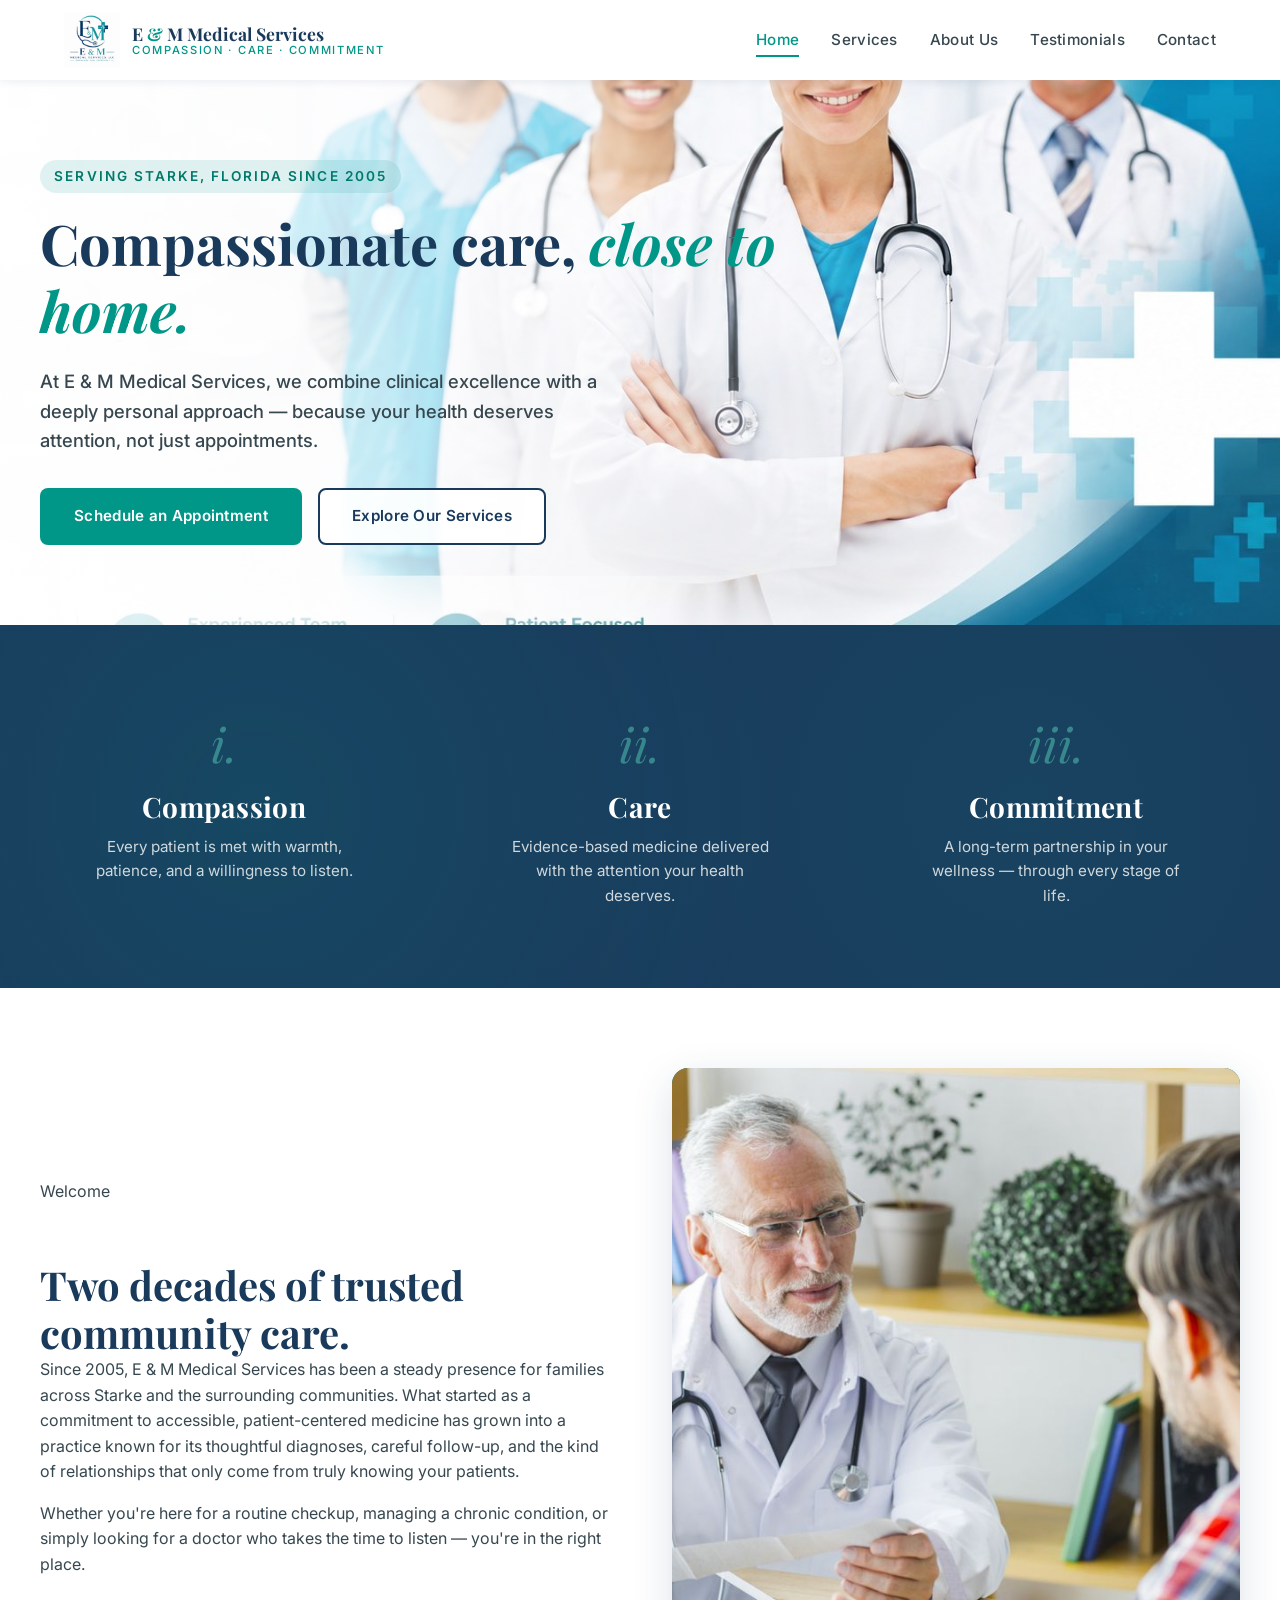
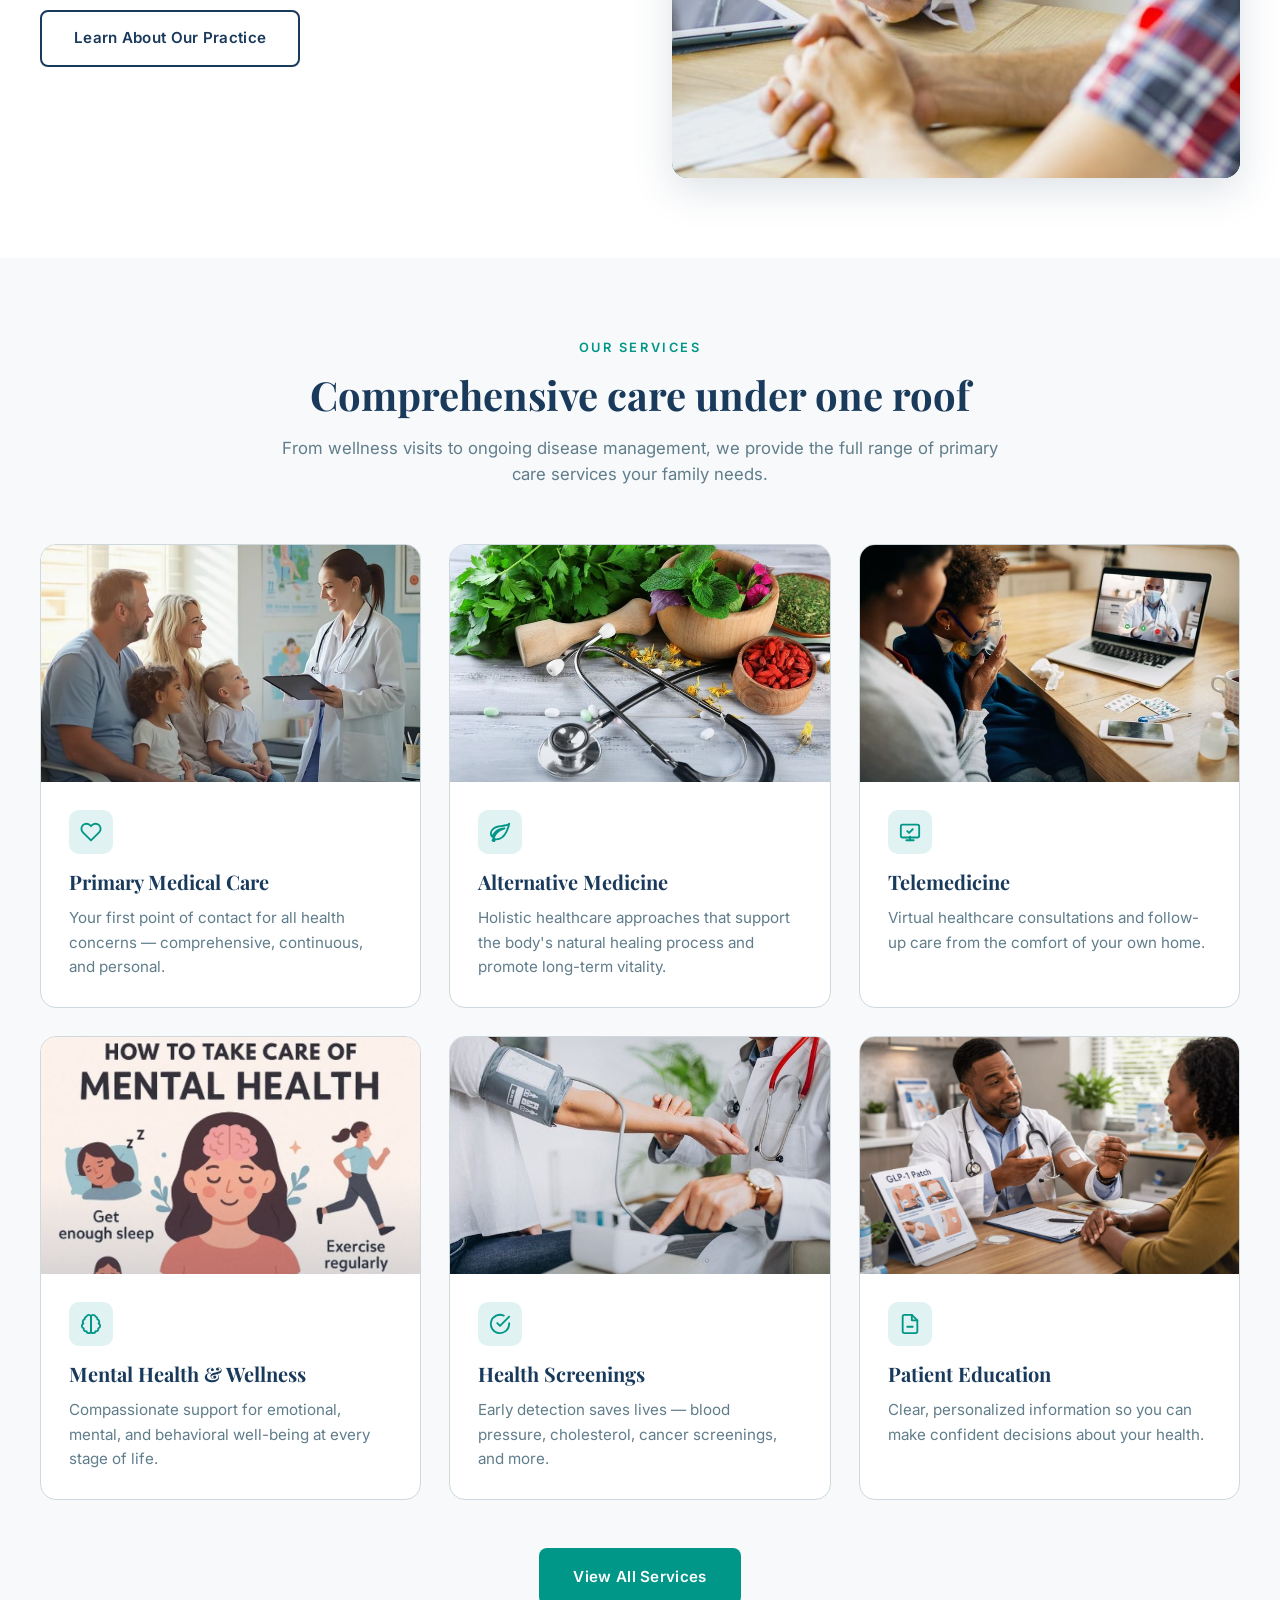
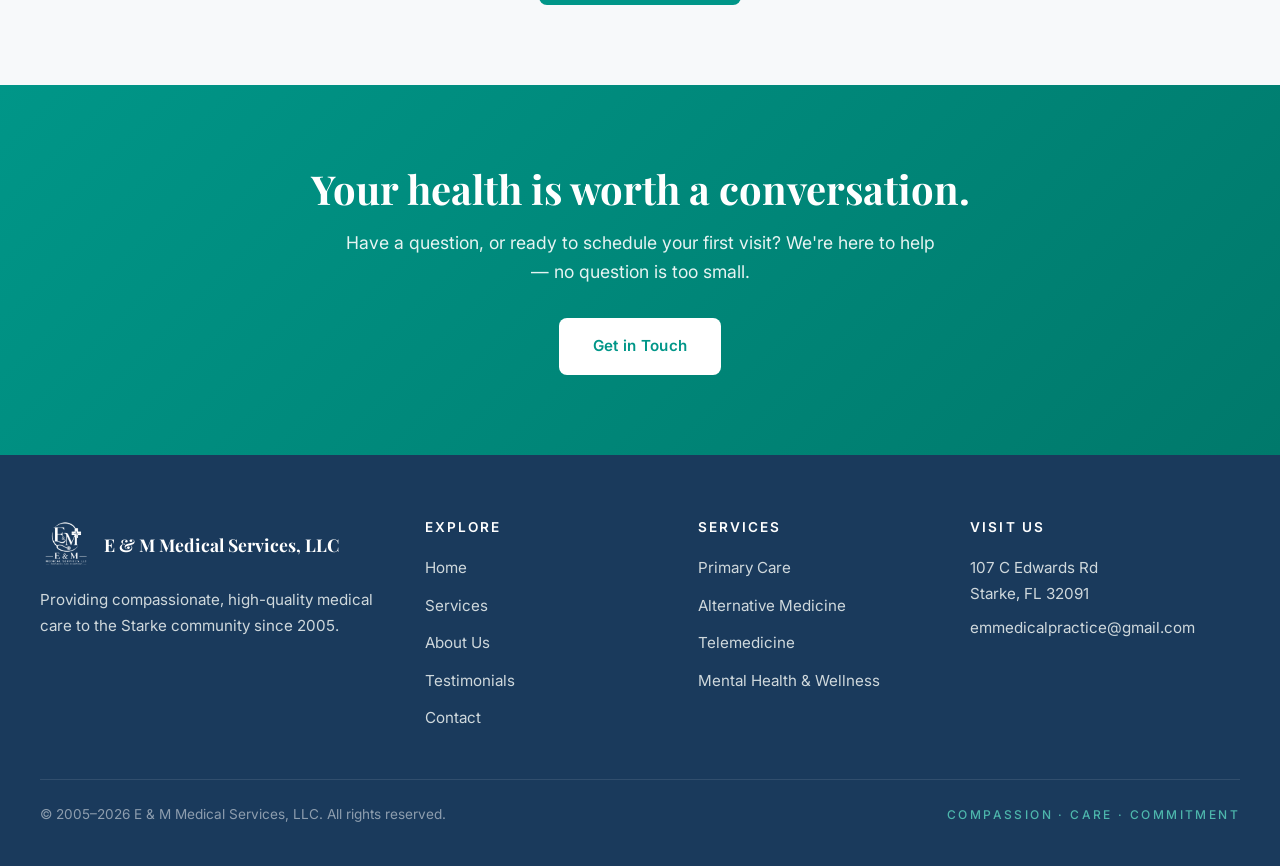
<file: index.html>
<!DOCTYPE html>
<html lang="en">
<head>
  <meta charset="UTF-8">
  <meta name="viewport" content="width=device-width, initial-scale=1.0, viewport-fit=cover">
  <meta name="description" content="E & M Medical Services, LLC — Compassionate, patient-centered medical care in Starke, Florida since 2005. Primary care, preventive health, chronic disease management.">
  <title>E &amp; M Medical Services, LLC — Compassion. Care. Commitment.</title>
  <!-- Cross-device optimization -->
  <meta name="theme-color" content="#009688">
  <meta name="color-scheme" content="light">
  <meta name="format-detection" content="telephone=no">
  <meta name="apple-mobile-web-app-capable" content="yes">
  <meta name="apple-mobile-web-app-status-bar-style" content="default">
  <meta name="apple-mobile-web-app-title" content="E & M Medical">
  <meta name="mobile-web-app-capable" content="yes">
  <link rel="apple-touch-icon" href="images/logo.png">
  <link rel="apple-touch-icon" sizes="180x180" href="images/logo.png">
  <link rel="preconnect" href="https://fonts.googleapis.com">
  <link rel="preconnect" href="https://fonts.gstatic.com" crossorigin>
  <link href="https://fonts.googleapis.com/css2?family=Playfair+Display:ital,wght@0,400;0,600;0,700;1,400&family=Inter:wght@400;500;600;700&display=swap" rel="stylesheet">
  <link rel="stylesheet" href="css/styles.css">
  <link rel="icon" type="image/png" href="images/logo.png">
</head>
<body>

  <!-- Header -->
  <header class="site-header">
    <div class="header-inner">
      <a href="index.html" class="logo-link" aria-label="E & M Medical Services home">
        <img src="images/logo.png" alt="E & M Medical Services logo">
        <span class="logo-text">
          <span class="brand">E <span>&amp;</span> M Medical Services</span>
          <span class="tagline">Compassion · Care · Commitment</span>
        </span>
      </a>
      <button class="nav-toggle" aria-label="Toggle navigation" aria-expanded="false">
        <span></span><span></span><span></span>
      </button>
      <nav class="site-nav" aria-label="Main navigation">
        <ul>
          <li><a href="index.html" class="active">Home</a></li>
          <li><a href="services.html">Services</a></li>
          <li><a href="about.html">About Us</a></li>
          <li><a href="testimonials.html">Testimonials</a></li>
          <li><a href="contact.html">Contact</a></li>
        </ul>
      </nav>
    </div>
  </header>

  <main>


    <!-- Hero with image background -->
    <section class="hero hero-home">
      <picture>
        <source media="(max-width: 640px)" srcset="images/backgrounds/home-hero-mobile.jpg">
        <img class="hero-bg-home" src="images/backgrounds/home-hero.jpg" alt="" aria-hidden="true" fetchpriority="high">
      </picture>
      <div class="hero-overlay"></div>
      <div class="hero-inner">
        <span class="hero-eyebrow">Serving Starke, Florida since 2005</span>
        <h1>Compassionate care, <em>close to home.</em></h1>
        <p class="hero-lead">At E &amp; M Medical Services, we combine clinical excellence with a deeply personal approach — because your health deserves attention, not just appointments.</p>
        <div class="hero-cta">
          <a href="contact.html" class="btn btn-primary">Schedule an Appointment</a>
          <a href="services.html" class="btn btn-outline">Explore Our Services</a>
        </div>
      </div>
    </section>

    <!-- Signature: Compassion. Care. Commitment. -->
    <section class="pillars">
      <div class="pillars-inner">
        <div class="pillar">
          <div class="pillar-number">i.</div>
          <h3>Compassion</h3>
          <p>Every patient is met with warmth, patience, and a willingness to listen.</p>
        </div>
        <div class="pillar">
          <div class="pillar-number">ii.</div>
          <h3>Care</h3>
          <p>Evidence-based medicine delivered with the attention your health deserves.</p>
        </div>
        <div class="pillar">
          <div class="pillar-number">iii.</div>
          <h3>Commitment</h3>
          <p>A long-term partnership in your wellness — through every stage of life.</p>
        </div>
      </div>
    </section>

    <!-- Welcome / Intro -->
    <section>
      <div class="section-inner two-col">
        <div>
          <span class="section-header eyebrow" style="text-align:left; display:block;">Welcome</span>
          <h2>Two decades of trusted community care.</h2>
          <p>Since 2005, E &amp; M Medical Services has been a steady presence for families across Starke and the surrounding communities. What started as a commitment to accessible, patient-centered medicine has grown into a practice known for its thoughtful diagnoses, careful follow-up, and the kind of relationships that only come from truly knowing your patients.</p>
          <p>Whether you're here for a routine checkup, managing a chronic condition, or simply looking for a doctor who takes the time to listen — you're in the right place.</p>
          <a href="about.html" class="btn btn-outline" style="margin-top: 1rem;">Learn About Our Practice</a>
        </div>
        <div class="col-image">
          <img src="images/services/patient-consultations.jpg" alt="A doctor consulting with a patient" loading="lazy">
        </div>
      </div>
    </section>

    <!-- Services Preview -->
    <section class="section-alt">
      <div class="section-inner">
        <div class="section-header">
          <span class="eyebrow">Our Services</span>
          <h2>Comprehensive care under one roof</h2>
          <p>From wellness visits to ongoing disease management, we provide the full range of primary care services your family needs.</p>
        </div>

        <div class="services-grid">
          <div class="service-card">
            <div class="service-image">
              <img src="images/services/primary-medical-care.jpg" alt="Primary medical care" loading="lazy">
            </div>
            <div class="service-content">
              <div class="service-icon">
                <svg viewBox="0 0 24 24" fill="none" stroke="currentColor" stroke-width="2" stroke-linecap="round" stroke-linejoin="round"><path d="M20.84 4.61a5.5 5.5 0 0 0-7.78 0L12 5.67l-1.06-1.06a5.5 5.5 0 0 0-7.78 7.78l1.06 1.06L12 21.23l7.78-7.78 1.06-1.06a5.5 5.5 0 0 0 0-7.78z"/></svg>
              </div>
              <h3>Primary Medical Care</h3>
              <p>Your first point of contact for all health concerns — comprehensive, continuous, and personal.</p>
            </div>
          </div>

          <div class="service-card">
            <div class="service-image">
              <img src="images/services/alternative-medicine.jpg" alt="Alternative medicine" loading="lazy">
            </div>
            <div class="service-content">
              <div class="service-icon">
                <svg viewBox="0 0 24 24" fill="none" stroke="currentColor" stroke-width="2" stroke-linecap="round" stroke-linejoin="round"><path d="M17 8C8 10 5.9 16.17 3.82 21.34l1.89.66.95-2.3c.48.17.98.3 1.34.3C19 20 22 3 22 3c-1 2-8 2.25-13 3.25S2 11.5 2 13.5s1.75 3.75 1.75 3.75C7 8 17 8 17 8z"/></svg>
              </div>
              <h3>Alternative Medicine</h3>
              <p>Holistic healthcare approaches that support the body's natural healing process and promote long-term vitality.</p>
            </div>
          </div>

          <div class="service-card">
            <div class="service-image">
              <img src="images/services/telemedicine.jpg" alt="Telemedicine" loading="lazy">
            </div>
            <div class="service-content">
              <div class="service-icon">
                <svg viewBox="0 0 24 24" fill="none" stroke="currentColor" stroke-width="2" stroke-linecap="round" stroke-linejoin="round"><rect x="2" y="4" width="20" height="14" rx="2" ry="2"/><line x1="8" y1="21" x2="16" y2="21"/><line x1="12" y1="17" x2="12" y2="21"/><path d="M9 11l2 2 4-4"/></svg>
              </div>
              <h3>Telemedicine</h3>
              <p>Virtual healthcare consultations and follow-up care from the comfort of your own home.</p>
            </div>
          </div>

          <div class="service-card">
            <div class="service-image">
              <img src="images/services/mental-health-wellness.jpg" alt="Mental health and wellness" loading="lazy">
            </div>
            <div class="service-content">
              <div class="service-icon">
                <svg viewBox="0 0 24 24" fill="none" stroke="currentColor" stroke-width="2" stroke-linecap="round" stroke-linejoin="round"><path d="M9.5 2A2.5 2.5 0 0 1 12 4.5v15a2.5 2.5 0 0 1-4.96.44 2.5 2.5 0 0 1-2.96-3.08 3 3 0 0 1-.34-5.58 2.5 2.5 0 0 1 1.32-4.24 2.5 2.5 0 0 1 1.98-3A2.5 2.5 0 0 1 9.5 2z"/><path d="M14.5 2A2.5 2.5 0 0 0 12 4.5v15a2.5 2.5 0 0 0 4.96.44 2.5 2.5 0 0 0 2.96-3.08 3 3 0 0 0 .34-5.58 2.5 2.5 0 0 0-1.32-4.24 2.5 2.5 0 0 0-1.98-3A2.5 2.5 0 0 0 14.5 2z"/></svg>
              </div>
              <h3>Mental Health &amp; Wellness</h3>
              <p>Compassionate support for emotional, mental, and behavioral well-being at every stage of life.</p>
            </div>
          </div>

          <div class="service-card">
            <div class="service-image">
              <img src="images/services/health-screenings.jpg" alt="Health screenings" loading="lazy">
            </div>
            <div class="service-content">
              <div class="service-icon">
                <svg viewBox="0 0 24 24" fill="none" stroke="currentColor" stroke-width="2" stroke-linecap="round" stroke-linejoin="round"><path d="M22 11.08V12a10 10 0 1 1-5.93-9.14"/><polyline points="22 4 12 14.01 9 11.01"/></svg>
              </div>
              <h3>Health Screenings</h3>
              <p>Early detection saves lives — blood pressure, cholesterol, cancer screenings, and more.</p>
            </div>
          </div>

          <div class="service-card">
            <div class="service-image">
              <img src="images/services/patient-education.jpg" alt="Patient education" loading="lazy">
            </div>
            <div class="service-content">
              <div class="service-icon">
                <svg viewBox="0 0 24 24" fill="none" stroke="currentColor" stroke-width="2" stroke-linecap="round" stroke-linejoin="round"><path d="M14 2H6a2 2 0 0 0-2 2v16a2 2 0 0 0 2 2h12a2 2 0 0 0 2-2V8z"/><polyline points="14 2 14 8 20 8"/><line x1="9" y1="15" x2="15" y2="15"/></svg>
              </div>
              <h3>Patient Education</h3>
              <p>Clear, personalized information so you can make confident decisions about your health.</p>
            </div>
          </div>
        </div>

        <div style="text-align: center; margin-top: 3rem;">
          <a href="services.html" class="btn btn-primary">View All Services</a>
        </div>
      </div>
    </section>

    <!-- CTA -->
    <section class="cta-section">
      <div class="section-inner">
        <h2>Your health is worth a conversation.</h2>
        <p>Have a question, or ready to schedule your first visit? We're here to help — no question is too small.</p>
        <a href="contact.html" class="btn btn-primary">Get in Touch</a>
      </div>
    </section>

  </main>

  <!-- Footer -->
  <footer class="site-footer">
    <div class="footer-inner">
      <div class="footer-grid">
        <div class="footer-brand">
          <div class="footer-logo">
            <img src="images/logo-white.png" alt="E & M Medical Services">
            <span class="brand">E &amp; M Medical Services, LLC</span>
          </div>
          <p>Providing compassionate, high-quality medical care to the Starke community since 2005.</p>
        </div>
        <div class="footer-col">
          <h4>Explore</h4>
          <ul>
            <li><a href="index.html">Home</a></li>
            <li><a href="services.html">Services</a></li>
            <li><a href="about.html">About Us</a></li>
            <li><a href="testimonials.html">Testimonials</a></li>
            <li><a href="contact.html">Contact</a></li>
          </ul>
        </div>
        <div class="footer-col">
          <h4>Services</h4>
          <ul>
            <li><a href="services.html">Primary Care</a></li>
            <li><a href="services.html">Alternative Medicine</a></li>
            <li><a href="services.html">Telemedicine</a></li>
            <li><a href="services.html">Mental Health &amp; Wellness</a></li>
          </ul>
        </div>
        <div class="footer-col">
          <h4>Visit Us</h4>
          <address>
            107 C Edwards Rd<br>
            Starke, FL 32091<br>
            <a href="mailto:emmedicalpractice@gmail.com">emmedicalpractice@gmail.com</a>
          </address>
        </div>
      </div>
      <div class="footer-bottom">
        <p>© 2005–<span id="year">2026</span> E &amp; M Medical Services, LLC. All rights reserved.</p>
        <p class="footer-tagline">Compassion · Care · Commitment</p>
      </div>
    </div>
  </footer>

  <script src="js/script.js"></script>
  <script>document.getElementById('year').textContent = new Date().getFullYear();</script>
</body>
</html>
</file>
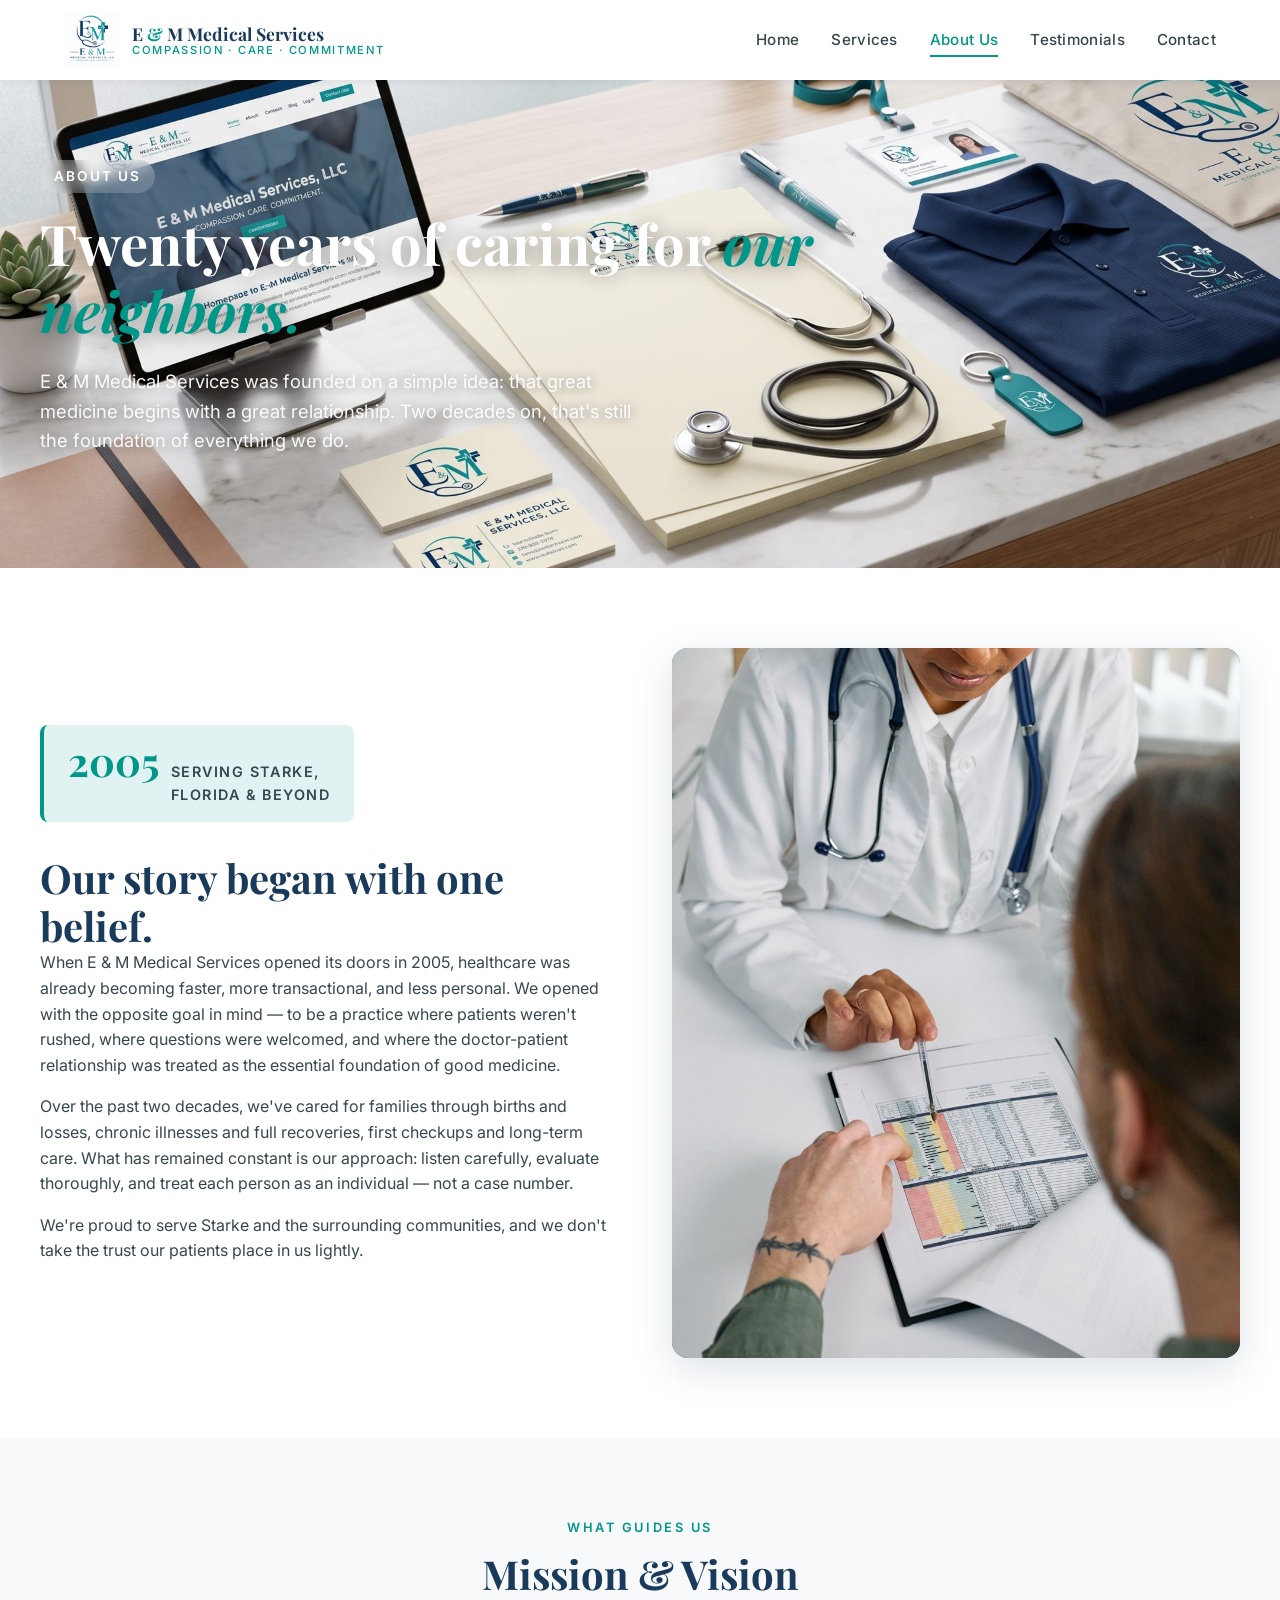
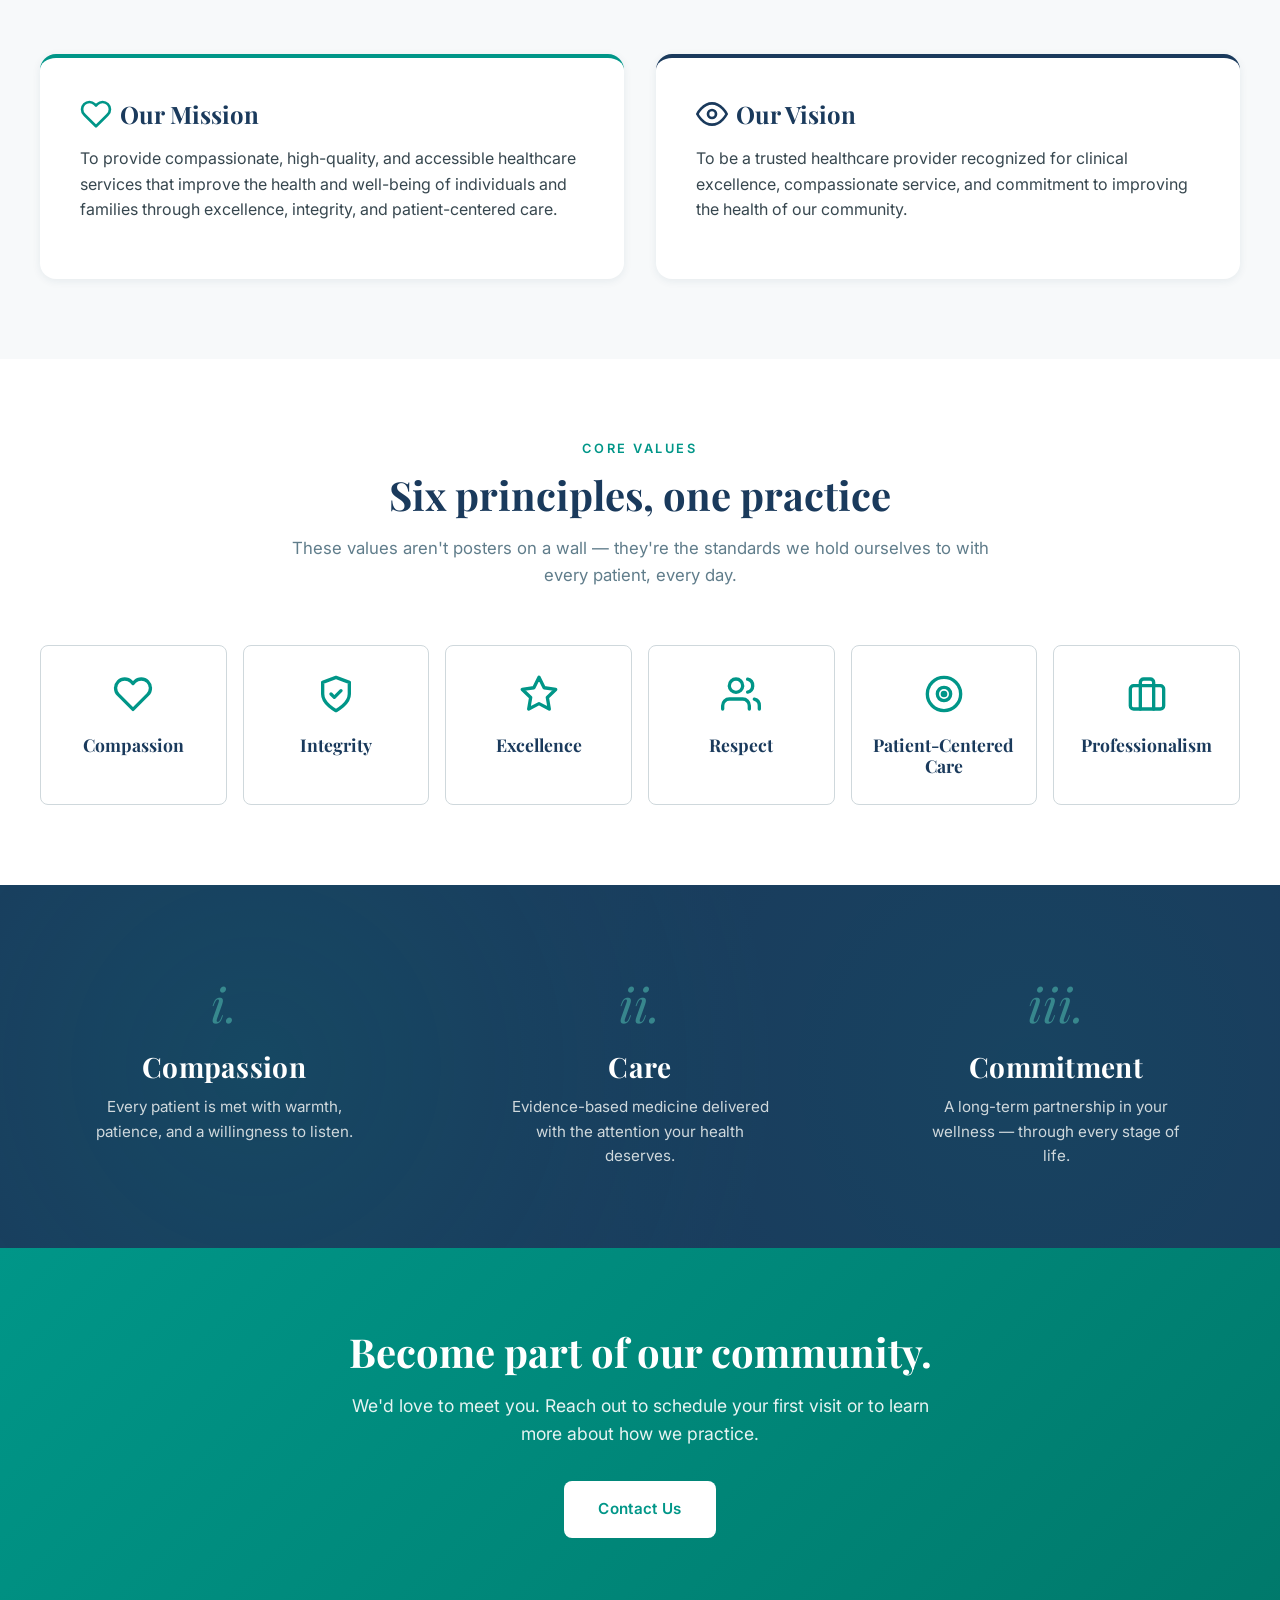
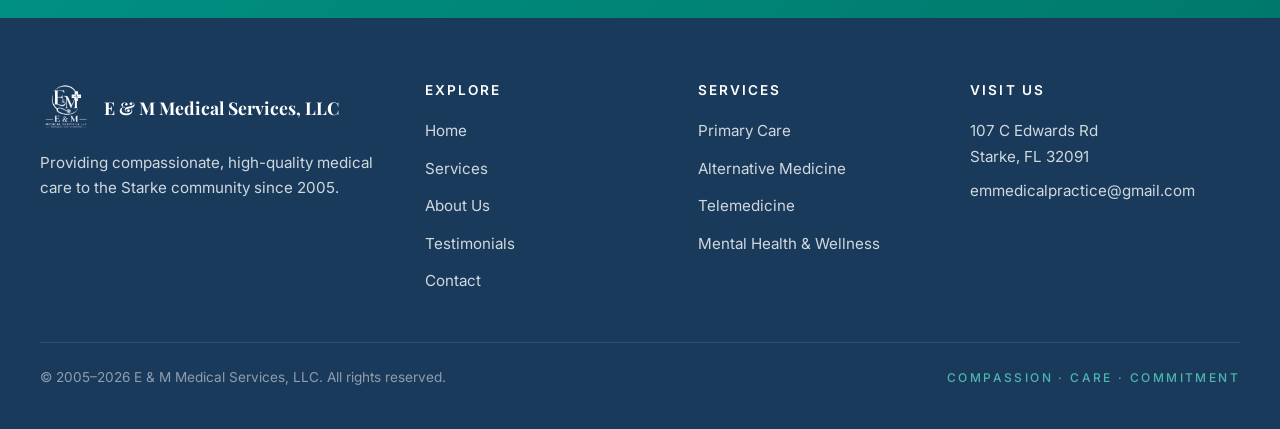
<file: about.html>
<!DOCTYPE html>
<html lang="en">
<head>
  <meta charset="UTF-8">
  <meta name="viewport" content="width=device-width, initial-scale=1.0, viewport-fit=cover">
  <meta name="description" content="About E & M Medical Services — Our mission, vision, and the six core values that guide compassionate patient care since 2005.">
  <title>About Us — E &amp; M Medical Services, LLC</title>
  <!-- Cross-device optimization -->
  <meta name="theme-color" content="#009688">
  <meta name="color-scheme" content="light">
  <meta name="format-detection" content="telephone=no">
  <meta name="apple-mobile-web-app-capable" content="yes">
  <meta name="apple-mobile-web-app-status-bar-style" content="default">
  <meta name="apple-mobile-web-app-title" content="E & M Medical">
  <meta name="mobile-web-app-capable" content="yes">
  <link rel="apple-touch-icon" href="images/logo.png">
  <link rel="apple-touch-icon" sizes="180x180" href="images/logo.png">
  <link rel="preconnect" href="https://fonts.googleapis.com">
  <link rel="preconnect" href="https://fonts.gstatic.com" crossorigin>
  <link href="https://fonts.googleapis.com/css2?family=Playfair+Display:ital,wght@0,400;0,600;0,700;1,400&family=Inter:wght@400;500;600;700&display=swap" rel="stylesheet">
  <link rel="stylesheet" href="css/styles.css">
  <link rel="icon" type="image/png" href="images/logo.png">
</head>
<body>

  <header class="site-header">
    <div class="header-inner">
      <a href="index.html" class="logo-link" aria-label="E & M Medical Services home">
        <img src="images/logo.png" alt="E & M Medical Services logo">
        <span class="logo-text">
          <span class="brand">E <span>&amp;</span> M Medical Services</span>
          <span class="tagline">Compassion · Care · Commitment</span>
        </span>
      </a>
      <button class="nav-toggle" aria-label="Toggle navigation" aria-expanded="false">
        <span></span><span></span><span></span>
      </button>
      <nav class="site-nav" aria-label="Main navigation">
        <ul>
          <li><a href="index.html">Home</a></li>
          <li><a href="services.html">Services</a></li>
          <li><a href="about.html" class="active">About Us</a></li>
          <li><a href="testimonials.html">Testimonials</a></li>
          <li><a href="contact.html">Contact</a></li>
        </ul>
      </nav>
    </div>
  </header>

  <main>

    <!-- Hero -->
    <section class="hero hero-image">
      <img class="hero-bg-image" src="images/backgrounds/about-bg.jpg" alt="" aria-hidden="true">
      <div class="hero-overlay"></div>
      <div class="hero-inner">
        <span class="hero-eyebrow">About Us</span>
        <h1>Twenty years of caring for <em>our neighbors.</em></h1>
        <p class="hero-lead">E &amp; M Medical Services was founded on a simple idea: that great medicine begins with a great relationship. Two decades on, that's still the foundation of everything we do.</p>
      </div>
    </section>

    <!-- Story -->
    <section>
      <div class="section-inner two-col">
        <div>
          <div class="since-badge">
            <span class="year">2005</span>
            <span class="label">Serving Starke,<br>Florida &amp; Beyond</span>
          </div>
          <h2>Our story began with one belief.</h2>
          <p>When E &amp; M Medical Services opened its doors in 2005, healthcare was already becoming faster, more transactional, and less personal. We opened with the opposite goal in mind — to be a practice where patients weren't rushed, where questions were welcomed, and where the doctor-patient relationship was treated as the essential foundation of good medicine.</p>
          <p>Over the past two decades, we've cared for families through births and losses, chronic illnesses and full recoveries, first checkups and long-term care. What has remained constant is our approach: listen carefully, evaluate thoroughly, and treat each person as an individual — not a case number.</p>
          <p>We're proud to serve Starke and the surrounding communities, and we don't take the trust our patients place in us lightly.</p>
        </div>
        <div class="col-image">
          <img src="images/services/medical-evaluations.jpg" alt="Healthcare professional at work" loading="lazy">
        </div>
      </div>
    </section>

    <!-- Mission & Vision -->
    <section class="section-alt">
      <div class="section-inner">
        <div class="section-header">
          <span class="eyebrow">What guides us</span>
          <h2>Mission &amp; Vision</h2>
        </div>

        <div class="mission-vision">
          <div class="mv-card">
            <h3>
              <svg class="mv-icon" viewBox="0 0 24 24" fill="none" stroke="currentColor" stroke-width="2" stroke-linecap="round" stroke-linejoin="round"><path d="M20.84 4.61a5.5 5.5 0 0 0-7.78 0L12 5.67l-1.06-1.06a5.5 5.5 0 0 0-7.78 7.78l1.06 1.06L12 21.23l7.78-7.78 1.06-1.06a5.5 5.5 0 0 0 0-7.78z"/></svg>
              Our Mission
            </h3>
            <p>To provide compassionate, high-quality, and accessible healthcare services that improve the health and well-being of individuals and families through excellence, integrity, and patient-centered care.</p>
          </div>

          <div class="mv-card">
            <h3>
              <svg class="mv-icon" viewBox="0 0 24 24" fill="none" stroke="currentColor" stroke-width="2" stroke-linecap="round" stroke-linejoin="round"><path d="M1 12s4-8 11-8 11 8 11 8-4 8-11 8-11-8-11-8z"/><circle cx="12" cy="12" r="3"/></svg>
              Our Vision
            </h3>
            <p>To be a trusted healthcare provider recognized for clinical excellence, compassionate service, and commitment to improving the health of our community.</p>
          </div>
        </div>
      </div>
    </section>

    <!-- Core Values -->
    <section>
      <div class="section-inner">
        <div class="section-header">
          <span class="eyebrow">Core Values</span>
          <h2>Six principles, one practice</h2>
          <p>These values aren't posters on a wall — they're the standards we hold ourselves to with every patient, every day.</p>
        </div>

        <div class="values-grid">
          <div class="value-item">
            <svg class="value-icon" viewBox="0 0 24 24" fill="none" stroke="currentColor" stroke-width="2" stroke-linecap="round" stroke-linejoin="round"><path d="M20.84 4.61a5.5 5.5 0 0 0-7.78 0L12 5.67l-1.06-1.06a5.5 5.5 0 0 0-7.78 7.78l1.06 1.06L12 21.23l7.78-7.78 1.06-1.06a5.5 5.5 0 0 0 0-7.78z"/></svg>
            <h4>Compassion</h4>
          </div>
          <div class="value-item">
            <svg class="value-icon" viewBox="0 0 24 24" fill="none" stroke="currentColor" stroke-width="2" stroke-linecap="round" stroke-linejoin="round"><path d="M12 22s8-4 8-10V5l-8-3-8 3v7c0 6 8 10 8 10z"/><polyline points="9 12 11 14 15 10"/></svg>
            <h4>Integrity</h4>
          </div>
          <div class="value-item">
            <svg class="value-icon" viewBox="0 0 24 24" fill="none" stroke="currentColor" stroke-width="2" stroke-linecap="round" stroke-linejoin="round"><polygon points="12 2 15.09 8.26 22 9.27 17 14.14 18.18 21.02 12 17.77 5.82 21.02 7 14.14 2 9.27 8.91 8.26 12 2"/></svg>
            <h4>Excellence</h4>
          </div>
          <div class="value-item">
            <svg class="value-icon" viewBox="0 0 24 24" fill="none" stroke="currentColor" stroke-width="2" stroke-linecap="round" stroke-linejoin="round"><path d="M17 21v-2a4 4 0 0 0-4-4H5a4 4 0 0 0-4 4v2"/><circle cx="9" cy="7" r="4"/><path d="M23 21v-2a4 4 0 0 0-3-3.87"/><path d="M16 3.13a4 4 0 0 1 0 7.75"/></svg>
            <h4>Respect</h4>
          </div>
          <div class="value-item">
            <svg class="value-icon" viewBox="0 0 24 24" fill="none" stroke="currentColor" stroke-width="2" stroke-linecap="round" stroke-linejoin="round"><circle cx="12" cy="12" r="10"/><circle cx="12" cy="12" r="4"/><circle cx="12" cy="12" r="1"/></svg>
            <h4>Patient-Centered Care</h4>
          </div>
          <div class="value-item">
            <svg class="value-icon" viewBox="0 0 24 24" fill="none" stroke="currentColor" stroke-width="2" stroke-linecap="round" stroke-linejoin="round"><rect x="2" y="7" width="20" height="14" rx="2" ry="2"/><path d="M16 21V5a2 2 0 0 0-2-2h-4a2 2 0 0 0-2 2v16"/></svg>
            <h4>Professionalism</h4>
          </div>
        </div>
      </div>
    </section>

    <!-- Pillars -->
    <section class="pillars">
      <div class="pillars-inner">
        <div class="pillar">
          <div class="pillar-number">i.</div>
          <h3>Compassion</h3>
          <p>Every patient is met with warmth, patience, and a willingness to listen.</p>
        </div>
        <div class="pillar">
          <div class="pillar-number">ii.</div>
          <h3>Care</h3>
          <p>Evidence-based medicine delivered with the attention your health deserves.</p>
        </div>
        <div class="pillar">
          <div class="pillar-number">iii.</div>
          <h3>Commitment</h3>
          <p>A long-term partnership in your wellness — through every stage of life.</p>
        </div>
      </div>
    </section>

    <!-- CTA -->
    <section class="cta-section">
      <div class="section-inner">
        <h2>Become part of our community.</h2>
        <p>We'd love to meet you. Reach out to schedule your first visit or to learn more about how we practice.</p>
        <a href="contact.html" class="btn btn-primary">Contact Us</a>
      </div>
    </section>

  </main>

  <footer class="site-footer">
    <div class="footer-inner">
      <div class="footer-grid">
        <div class="footer-brand">
          <div class="footer-logo">
            <img src="images/logo-white.png" alt="E & M Medical Services">
            <span class="brand">E &amp; M Medical Services, LLC</span>
          </div>
          <p>Providing compassionate, high-quality medical care to the Starke community since 2005.</p>
        </div>
        <div class="footer-col">
          <h4>Explore</h4>
          <ul>
            <li><a href="index.html">Home</a></li>
            <li><a href="services.html">Services</a></li>
            <li><a href="about.html">About Us</a></li>
            <li><a href="testimonials.html">Testimonials</a></li>
            <li><a href="contact.html">Contact</a></li>
          </ul>
        </div>
        <div class="footer-col">
          <h4>Services</h4>
          <ul>
            <li><a href="services.html">Primary Care</a></li>
            <li><a href="services.html">Alternative Medicine</a></li>
            <li><a href="services.html">Telemedicine</a></li>
            <li><a href="services.html">Mental Health &amp; Wellness</a></li>
          </ul>
        </div>
        <div class="footer-col">
          <h4>Visit Us</h4>
          <address>
            107 C Edwards Rd<br>
            Starke, FL 32091<br>
            <a href="mailto:emmedicalpractice@gmail.com">emmedicalpractice@gmail.com</a>
          </address>
        </div>
      </div>
      <div class="footer-bottom">
        <p>© 2005–<span id="year">2026</span> E &amp; M Medical Services, LLC. All rights reserved.</p>
        <p class="footer-tagline">Compassion · Care · Commitment</p>
      </div>
    </div>
  </footer>

  <script src="js/script.js"></script>
  <script>document.getElementById('year').textContent = new Date().getFullYear();</script>
</body>
</html>
</file>
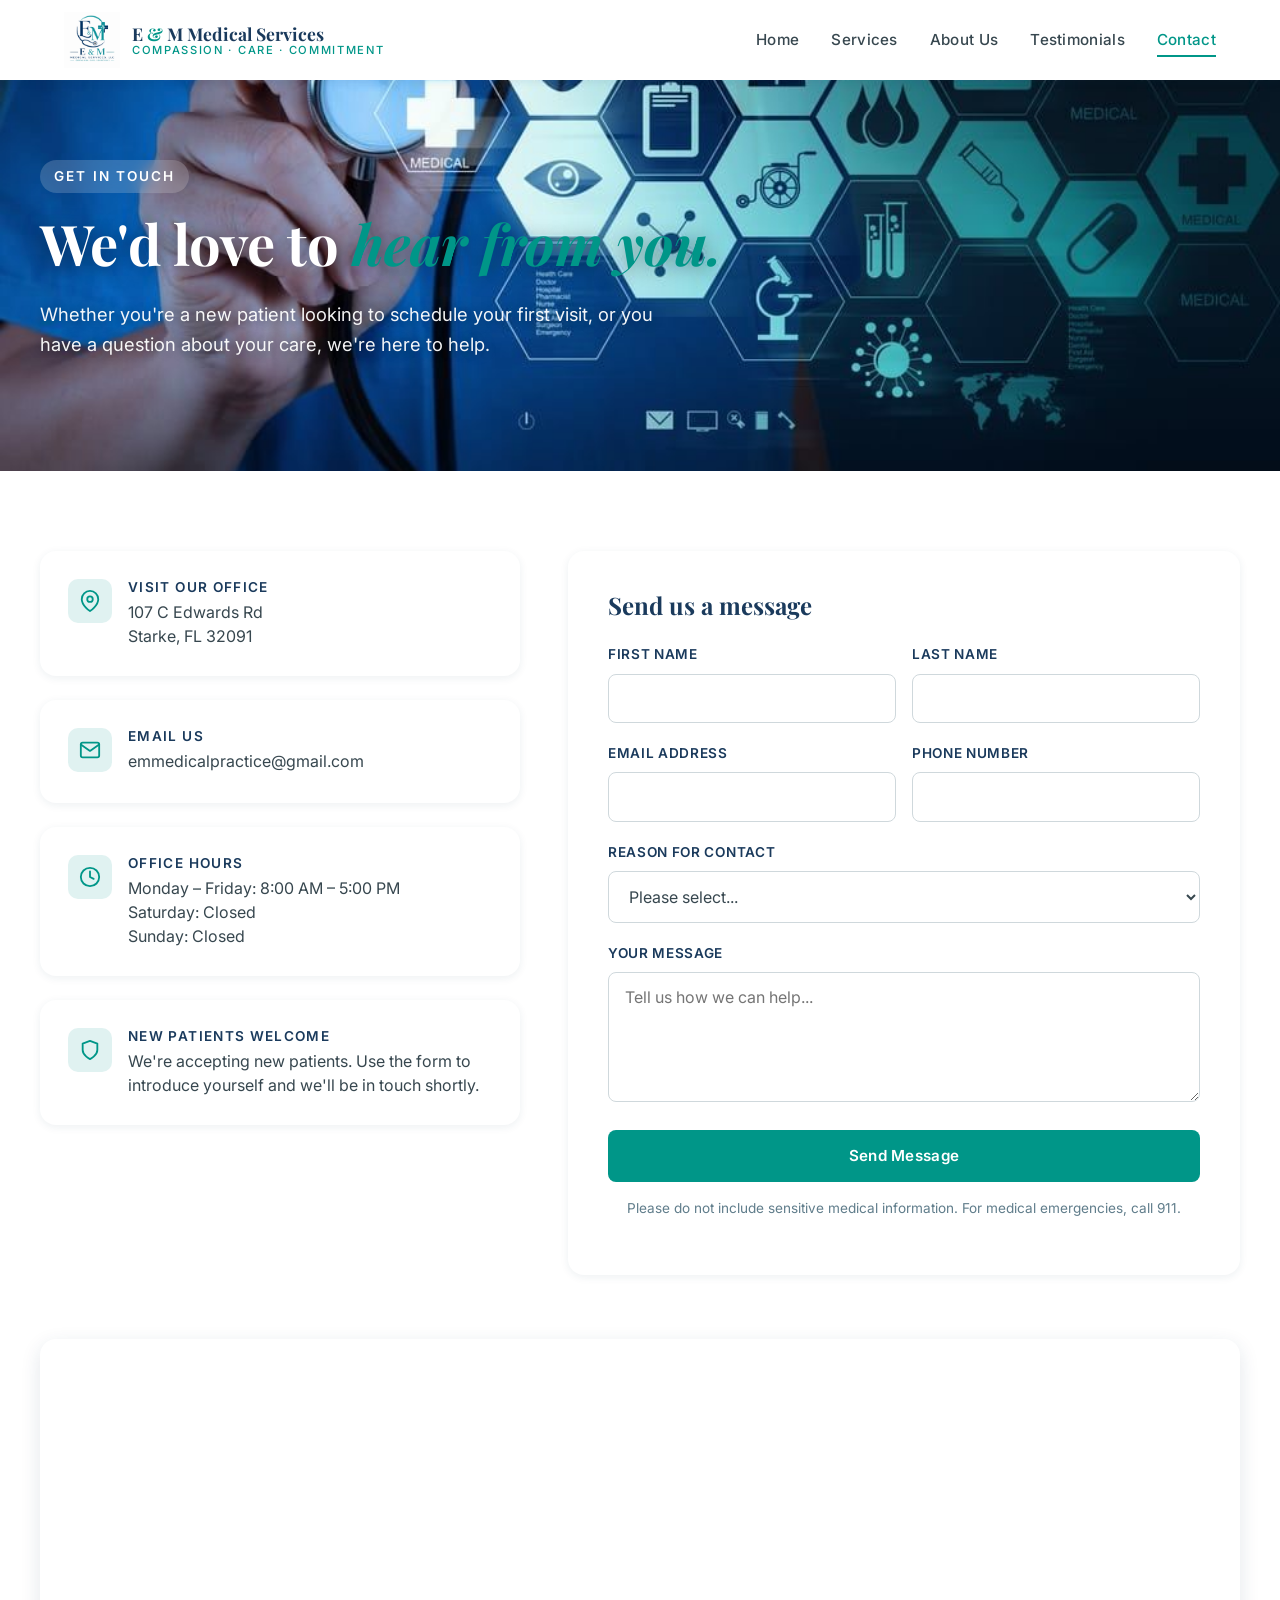
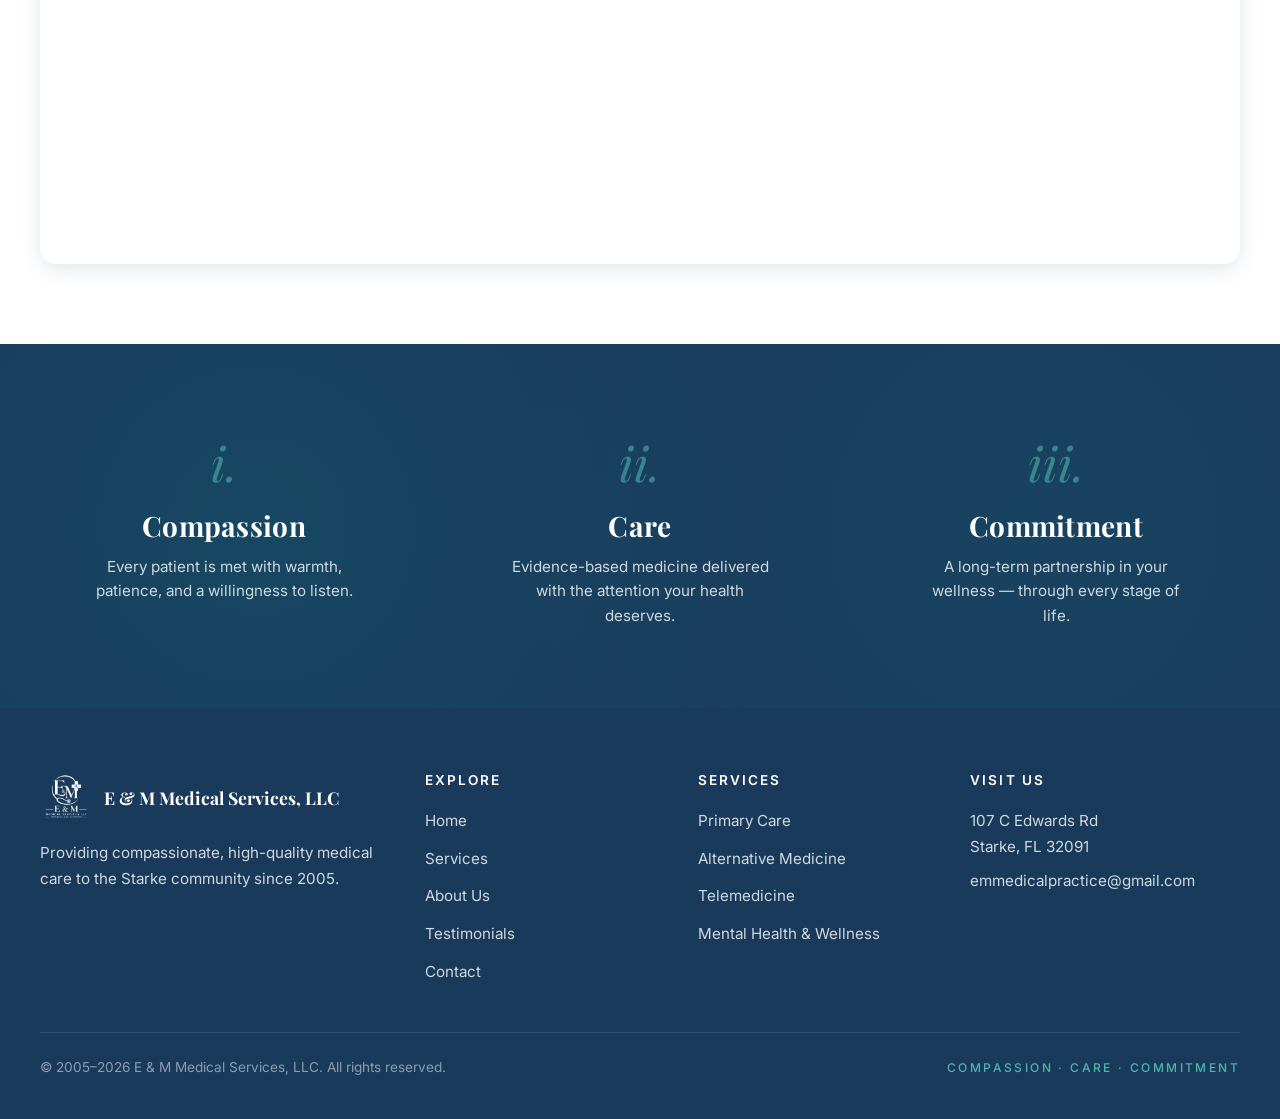
<file: contact.html>
<!DOCTYPE html>
<html lang="en">
<head>
  <meta charset="UTF-8">
  <meta name="viewport" content="width=device-width, initial-scale=1.0, viewport-fit=cover">
  <meta name="description" content="Contact E & M Medical Services, LLC in Starke, FL — schedule an appointment, ask a question, or get directions to our office at 107 C Edwards Rd.">
  <title>Contact — E &amp; M Medical Services, LLC</title>
  <!-- Cross-device optimization -->
  <meta name="theme-color" content="#009688">
  <meta name="color-scheme" content="light">
  <meta name="format-detection" content="telephone=no">
  <meta name="apple-mobile-web-app-capable" content="yes">
  <meta name="apple-mobile-web-app-status-bar-style" content="default">
  <meta name="apple-mobile-web-app-title" content="E & M Medical">
  <meta name="mobile-web-app-capable" content="yes">
  <link rel="apple-touch-icon" href="images/logo.png">
  <link rel="apple-touch-icon" sizes="180x180" href="images/logo.png">
  <link rel="preconnect" href="https://fonts.googleapis.com">
  <link rel="preconnect" href="https://fonts.gstatic.com" crossorigin>
  <link href="https://fonts.googleapis.com/css2?family=Playfair+Display:ital,wght@0,400;0,600;0,700;1,400&family=Inter:wght@400;500;600;700&display=swap" rel="stylesheet">
  <link rel="stylesheet" href="css/styles.css">
  <link rel="icon" type="image/png" href="images/logo.png">
</head>
<body>

  <header class="site-header">
    <div class="header-inner">
      <a href="index.html" class="logo-link" aria-label="E & M Medical Services home">
        <img src="images/logo.png" alt="E & M Medical Services logo">
        <span class="logo-text">
          <span class="brand">E <span>&amp;</span> M Medical Services</span>
          <span class="tagline">Compassion · Care · Commitment</span>
        </span>
      </a>
      <button class="nav-toggle" aria-label="Toggle navigation" aria-expanded="false">
        <span></span><span></span><span></span>
      </button>
      <nav class="site-nav" aria-label="Main navigation">
        <ul>
          <li><a href="index.html">Home</a></li>
          <li><a href="services.html">Services</a></li>
          <li><a href="about.html">About Us</a></li>
          <li><a href="testimonials.html">Testimonials</a></li>
          <li><a href="contact.html" class="active">Contact</a></li>
        </ul>
      </nav>
    </div>
  </header>

  <main>

    <!-- Hero -->
    <section class="hero hero-image">
      <img class="hero-bg-image" src="images/backgrounds/contact-bg.jpg" alt="" aria-hidden="true">
      <div class="hero-overlay"></div>
      <div class="hero-inner">
        <span class="hero-eyebrow">Get In Touch</span>
        <h1>We'd love to <em>hear from you.</em></h1>
        <p class="hero-lead">Whether you're a new patient looking to schedule your first visit, or you have a question about your care, we're here to help.</p>
      </div>
    </section>

    <!-- Contact Grid -->
    <section>
      <div class="section-inner">
        <div class="contact-grid">
          <div class="contact-info">
            <div class="contact-card">
              <div class="contact-icon">
                <svg viewBox="0 0 24 24" fill="none" stroke="currentColor" stroke-width="2" stroke-linecap="round" stroke-linejoin="round"><path d="M21 10c0 7-9 13-9 13s-9-6-9-13a9 9 0 0 1 18 0z"/><circle cx="12" cy="10" r="3"/></svg>
              </div>
              <div>
                <h4>Visit Our Office</h4>
                <p>107 C Edwards Rd<br>Starke, FL 32091</p>
              </div>
            </div>

            <div class="contact-card">
              <div class="contact-icon">
                <svg viewBox="0 0 24 24" fill="none" stroke="currentColor" stroke-width="2" stroke-linecap="round" stroke-linejoin="round"><path d="M4 4h16c1.1 0 2 .9 2 2v12c0 1.1-.9 2-2 2H4c-1.1 0-2-.9-2-2V6c0-1.1.9-2 2-2z"/><polyline points="22,6 12,13 2,6"/></svg>
              </div>
              <div>
                <h4>Email Us</h4>
                <a href="mailto:emmedicalpractice@gmail.com">emmedicalpractice@gmail.com</a>
              </div>
            </div>

            <div class="contact-card">
              <div class="contact-icon">
                <svg viewBox="0 0 24 24" fill="none" stroke="currentColor" stroke-width="2" stroke-linecap="round" stroke-linejoin="round"><circle cx="12" cy="12" r="10"/><polyline points="12 6 12 12 16 14"/></svg>
              </div>
              <div>
                <h4>Office Hours</h4>
                <p>Monday – Friday: 8:00 AM – 5:00 PM<br>
                Saturday: Closed<br>
                Sunday: Closed</p>
              </div>
            </div>

            <div class="contact-card">
              <div class="contact-icon">
                <svg viewBox="0 0 24 24" fill="none" stroke="currentColor" stroke-width="2" stroke-linecap="round" stroke-linejoin="round"><path d="M12 22s8-4 8-10V5l-8-3-8 3v7c0 6 8 10 8 10z"/></svg>
              </div>
              <div>
                <h4>New Patients Welcome</h4>
                <p>We're accepting new patients. Use the form to introduce yourself and we'll be in touch shortly.</p>
              </div>
            </div>
          </div>

          <!-- Form -->
          <form class="contact-form" id="contact-form" novalidate>
            <h3 style="margin-bottom: 1.5rem; color: var(--navy);">Send us a message</h3>

            <div class="form-row">
              <div class="form-group">
                <label for="first-name">First Name</label>
                <input type="text" id="first-name" name="first-name" required>
              </div>
              <div class="form-group">
                <label for="last-name">Last Name</label>
                <input type="text" id="last-name" name="last-name" required>
              </div>
            </div>

            <div class="form-row">
              <div class="form-group">
                <label for="email">Email Address</label>
                <input type="email" id="email" name="email" required>
              </div>
              <div class="form-group">
                <label for="phone">Phone Number</label>
                <input type="tel" id="phone" name="phone">
              </div>
            </div>

            <div class="form-group">
              <label for="reason">Reason for Contact</label>
              <select id="reason" name="reason" required>
                <option value="">Please select...</option>
                <option value="new-patient">New Patient Inquiry</option>
                <option value="appointment">Schedule an Appointment</option>
                <option value="services">Question About Services</option>
                <option value="billing">Billing Question</option>
                <option value="other">Other</option>
              </select>
            </div>

            <div class="form-group">
              <label for="message">Your Message</label>
              <textarea id="message" name="message" placeholder="Tell us how we can help..." required></textarea>
            </div>

            <button type="submit" class="btn btn-primary" style="width: 100%;">Send Message</button>

            <p class="form-note">Please do not include sensitive medical information. For medical emergencies, call 911.</p>
          </form>
        </div>

        <!-- Map -->
        <div class="map-embed">
          <iframe
            src="https://www.google.com/maps/embed/v1/place?key=&q=107+C+Edwards+Rd,+Starke,+FL+32091"
            src-fallback="https://maps.google.com/maps?q=107+C+Edwards+Rd,+Starke,+FL+32091&t=&z=15&ie=UTF8&iwloc=&output=embed"
            title="Map of E & M Medical Services location at 107 C Edwards Rd, Starke, FL 32091"
            loading="lazy"
            referrerpolicy="no-referrer-when-downgrade"
            allowfullscreen
            onerror="this.src=this.getAttribute('src-fallback')"
          ></iframe>
        </div>
      </div>
    </section>

    <!-- Pillars -->
    <section class="pillars">
      <div class="pillars-inner">
        <div class="pillar">
          <div class="pillar-number">i.</div>
          <h3>Compassion</h3>
          <p>Every patient is met with warmth, patience, and a willingness to listen.</p>
        </div>
        <div class="pillar">
          <div class="pillar-number">ii.</div>
          <h3>Care</h3>
          <p>Evidence-based medicine delivered with the attention your health deserves.</p>
        </div>
        <div class="pillar">
          <div class="pillar-number">iii.</div>
          <h3>Commitment</h3>
          <p>A long-term partnership in your wellness — through every stage of life.</p>
        </div>
      </div>
    </section>

  </main>

  <footer class="site-footer">
    <div class="footer-inner">
      <div class="footer-grid">
        <div class="footer-brand">
          <div class="footer-logo">
            <img src="images/logo-white.png" alt="E & M Medical Services">
            <span class="brand">E &amp; M Medical Services, LLC</span>
          </div>
          <p>Providing compassionate, high-quality medical care to the Starke community since 2005.</p>
        </div>
        <div class="footer-col">
          <h4>Explore</h4>
          <ul>
            <li><a href="index.html">Home</a></li>
            <li><a href="services.html">Services</a></li>
            <li><a href="about.html">About Us</a></li>
            <li><a href="testimonials.html">Testimonials</a></li>
            <li><a href="contact.html">Contact</a></li>
          </ul>
        </div>
        <div class="footer-col">
          <h4>Services</h4>
          <ul>
            <li><a href="services.html">Primary Care</a></li>
            <li><a href="services.html">Alternative Medicine</a></li>
            <li><a href="services.html">Telemedicine</a></li>
            <li><a href="services.html">Mental Health &amp; Wellness</a></li>
          </ul>
        </div>
        <div class="footer-col">
          <h4>Visit Us</h4>
          <address>
            107 C Edwards Rd<br>
            Starke, FL 32091<br>
            <a href="mailto:emmedicalpractice@gmail.com">emmedicalpractice@gmail.com</a>
          </address>
        </div>
      </div>
      <div class="footer-bottom">
        <p>© 2005–<span id="year">2026</span> E &amp; M Medical Services, LLC. All rights reserved.</p>
        <p class="footer-tagline">Compassion · Care · Commitment</p>
      </div>
    </div>
  </footer>

  <script src="js/script.js"></script>
  <script>document.getElementById('year').textContent = new Date().getFullYear();</script>
  <script>
    // Load an OpenStreetMap iframe as reliable fallback if Google Maps embed doesn't load
    (function() {
      var iframe = document.querySelector('.map-embed iframe');
      if (iframe) {
        // Use OpenStreetMap embed which does not require an API key
        iframe.src = 'https://www.openstreetmap.org/export/embed.html?bbox=-82.12%2C29.94%2C-82.09%2C29.96&layer=mapnik&marker=29.9469%2C-82.1099';
      }
    })();
  </script>
</body>
</html>
</file>
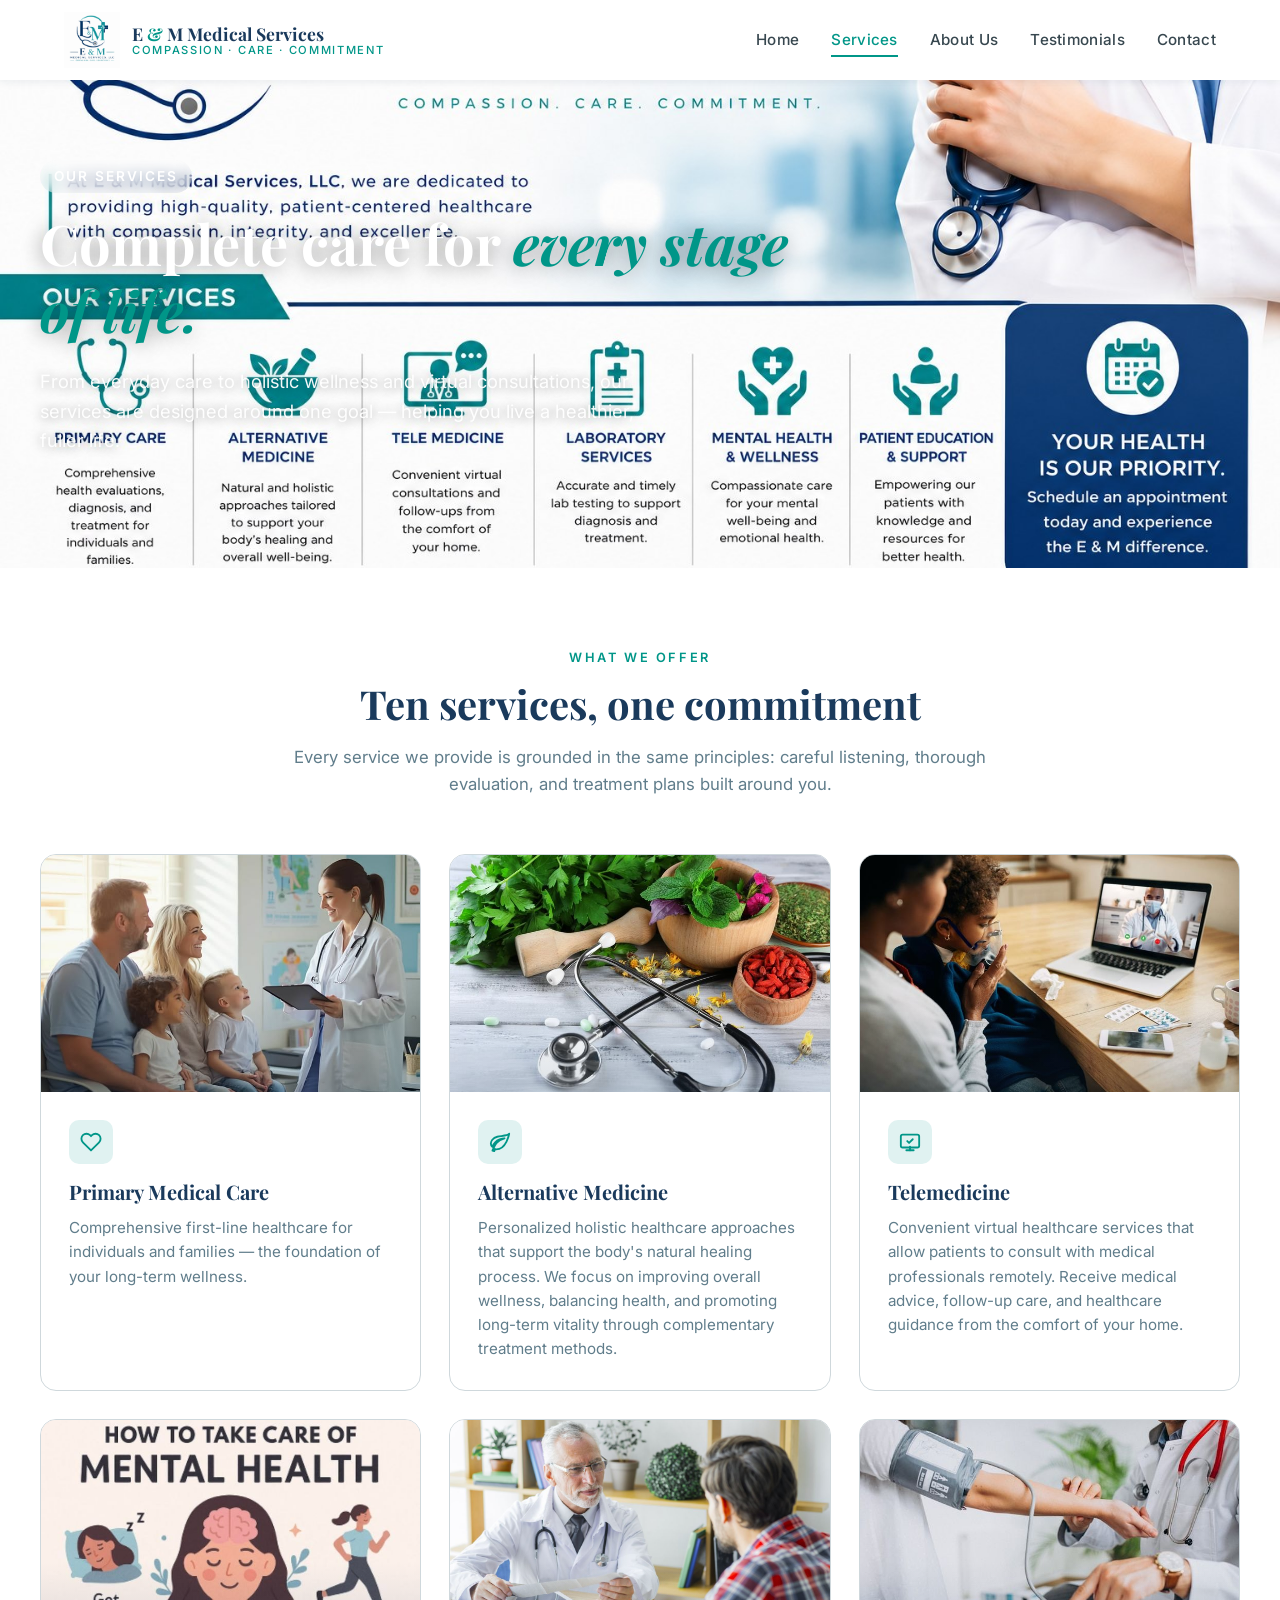
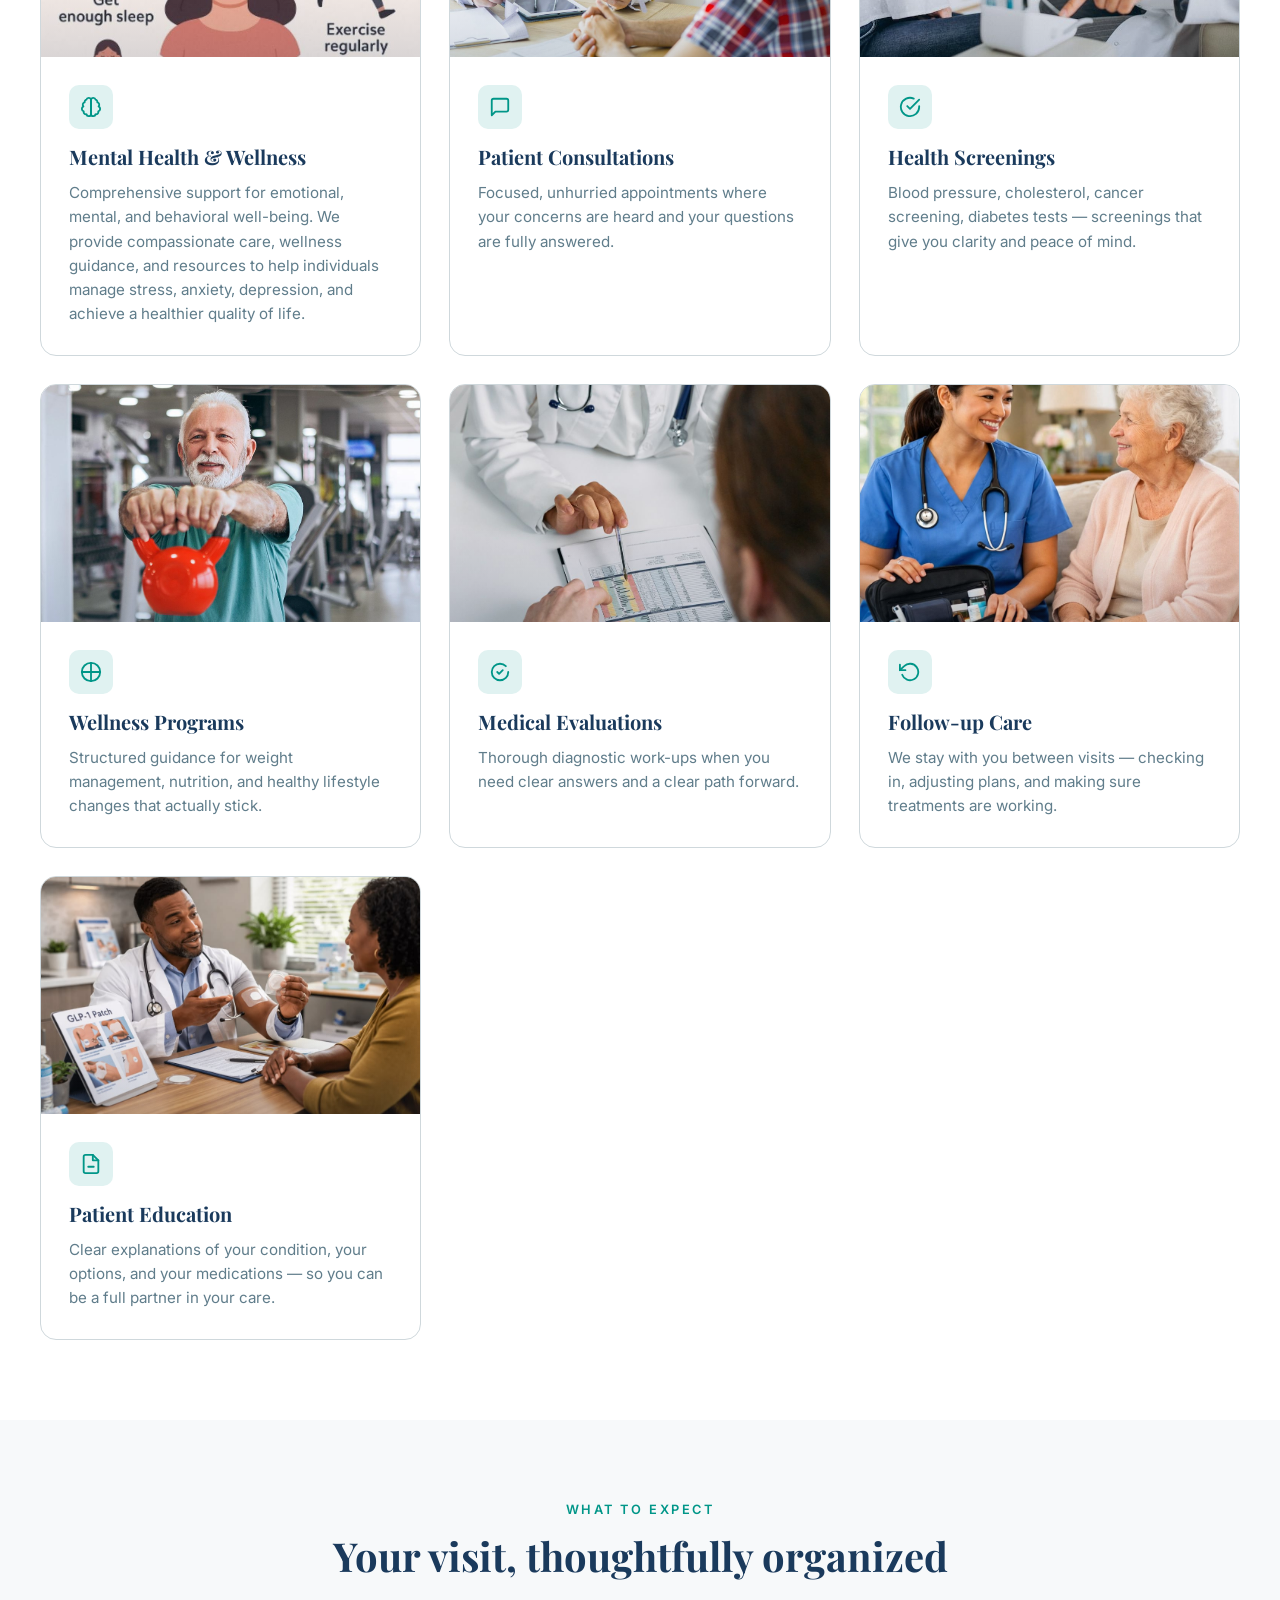
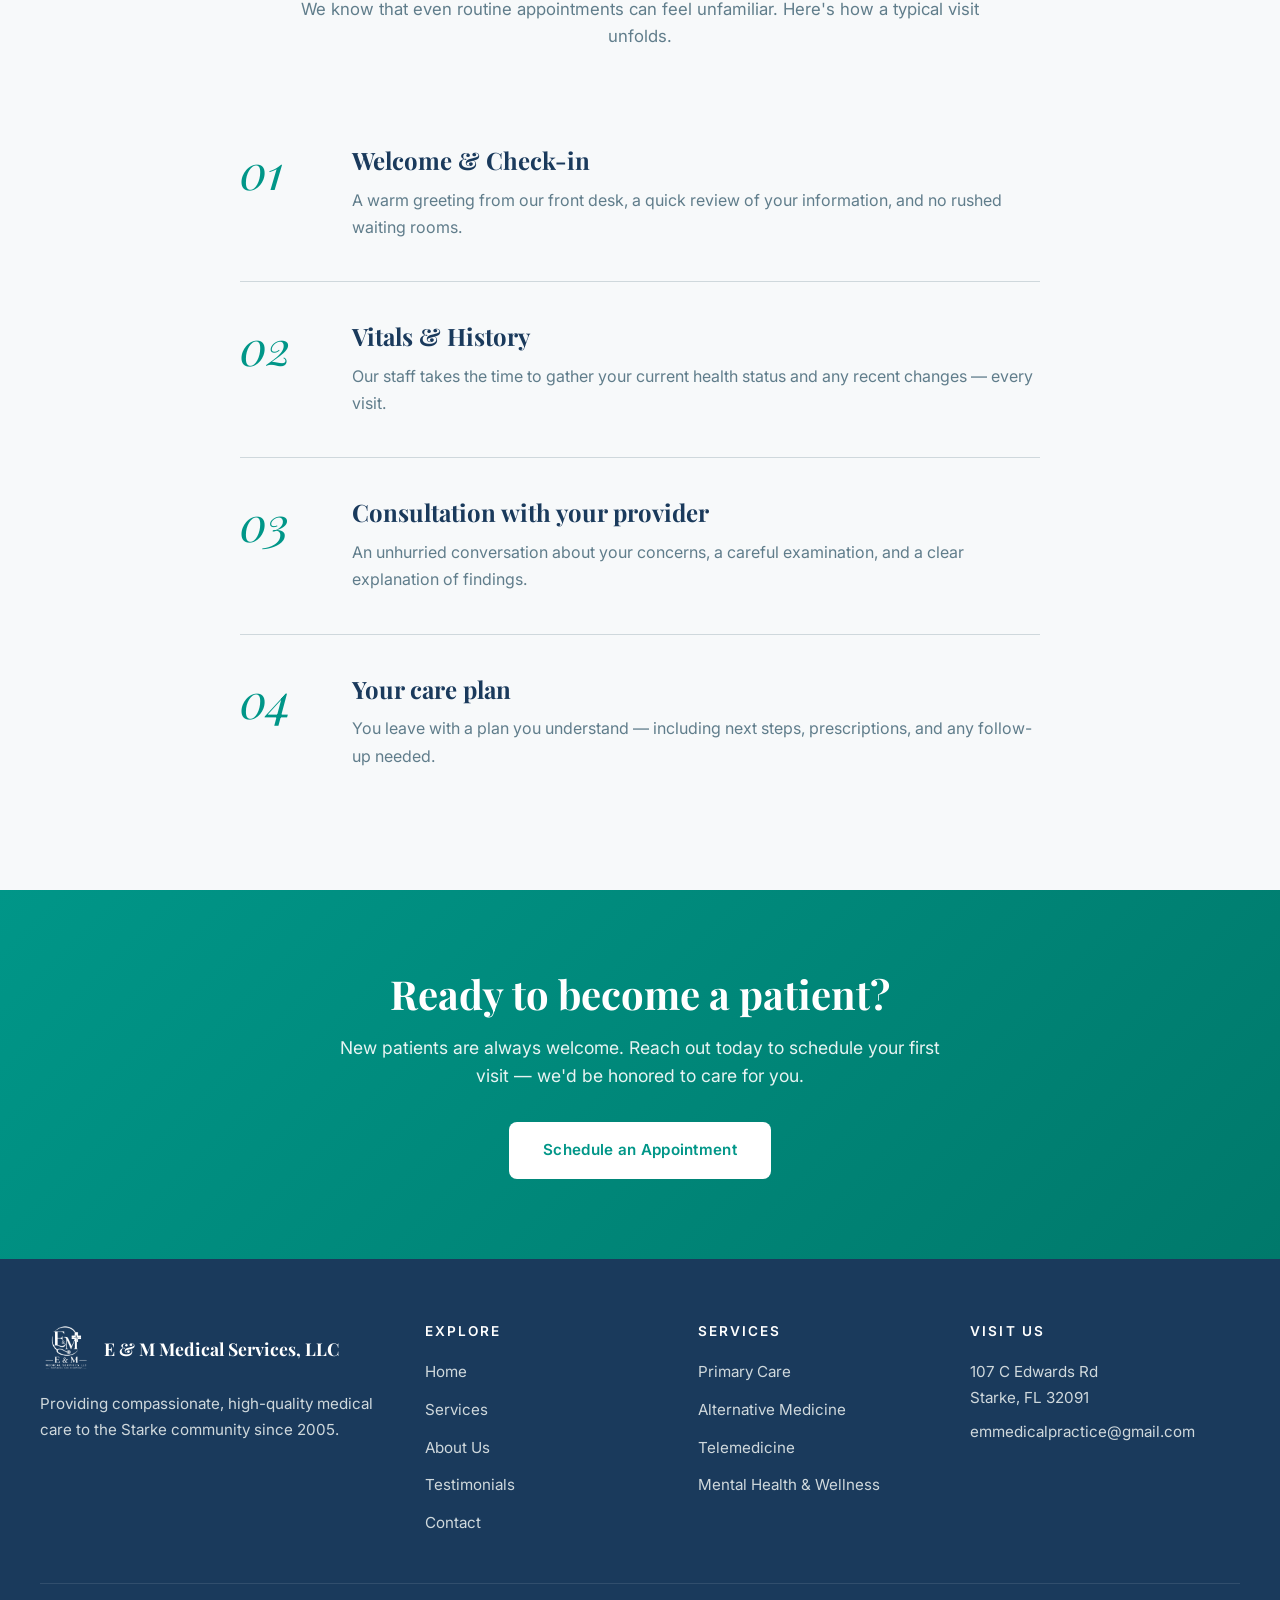
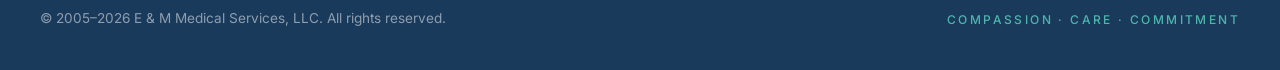
<file: services.html>
<!DOCTYPE html>
<html lang="en">
<head>
  <meta charset="UTF-8">
  <meta name="viewport" content="width=device-width, initial-scale=1.0, viewport-fit=cover">
  <meta name="description" content="Complete range of medical services at E & M Medical Services in Starke, FL — primary care, preventive health, chronic disease management, screenings, wellness programs.">
  <title>Services — E &amp; M Medical Services, LLC</title>
  <!-- Cross-device optimization -->
  <meta name="theme-color" content="#009688">
  <meta name="color-scheme" content="light">
  <meta name="format-detection" content="telephone=no">
  <meta name="apple-mobile-web-app-capable" content="yes">
  <meta name="apple-mobile-web-app-status-bar-style" content="default">
  <meta name="apple-mobile-web-app-title" content="E & M Medical">
  <meta name="mobile-web-app-capable" content="yes">
  <link rel="apple-touch-icon" href="images/logo.png">
  <link rel="apple-touch-icon" sizes="180x180" href="images/logo.png">
  <link rel="preconnect" href="https://fonts.googleapis.com">
  <link rel="preconnect" href="https://fonts.gstatic.com" crossorigin>
  <link href="https://fonts.googleapis.com/css2?family=Playfair+Display:ital,wght@0,400;0,600;0,700;1,400&family=Inter:wght@400;500;600;700&display=swap" rel="stylesheet">
  <link rel="stylesheet" href="css/styles.css">
  <link rel="icon" type="image/png" href="images/logo.png">
</head>
<body>

  <header class="site-header">
    <div class="header-inner">
      <a href="index.html" class="logo-link" aria-label="E & M Medical Services home">
        <img src="images/logo.png" alt="E & M Medical Services logo">
        <span class="logo-text">
          <span class="brand">E <span>&amp;</span> M Medical Services</span>
          <span class="tagline">Compassion · Care · Commitment</span>
        </span>
      </a>
      <button class="nav-toggle" aria-label="Toggle navigation" aria-expanded="false">
        <span></span><span></span><span></span>
      </button>
      <nav class="site-nav" aria-label="Main navigation">
        <ul>
          <li><a href="index.html">Home</a></li>
          <li><a href="services.html" class="active">Services</a></li>
          <li><a href="about.html">About Us</a></li>
          <li><a href="testimonials.html">Testimonials</a></li>
          <li><a href="contact.html">Contact</a></li>
        </ul>
      </nav>
    </div>
  </header>

  <main>

    <!-- Hero -->
    <section class="hero hero-image">
      <img class="hero-bg-image" src="images/backgrounds/services-bg.jpg" alt="" aria-hidden="true">
      <div class="hero-overlay"></div>
      <div class="hero-inner">
        <span class="hero-eyebrow">Our Services</span>
        <h1>Complete care for <em>every stage of life.</em></h1>
        <p class="hero-lead">From everyday care to holistic wellness and virtual consultations, our services are designed around one goal — helping you live a healthier, fuller life.</p>
      </div>
    </section>

    <!-- Services Grid -->
    <section>
      <div class="section-inner">
        <div class="section-header">
          <span class="eyebrow">What we offer</span>
          <h2>Ten services, one commitment</h2>
          <p>Every service we provide is grounded in the same principles: careful listening, thorough evaluation, and treatment plans built around you.</p>
        </div>

        <div class="services-grid">
          <div class="service-card">
            <div class="service-image">
              <img src="images/services/primary-medical-care.jpg" alt="Primary medical care" loading="lazy">
            </div>
            <div class="service-content">
              <div class="service-icon">
                <svg viewBox="0 0 24 24" fill="none" stroke="currentColor" stroke-width="2" stroke-linecap="round" stroke-linejoin="round"><path d="M20.84 4.61a5.5 5.5 0 0 0-7.78 0L12 5.67l-1.06-1.06a5.5 5.5 0 0 0-7.78 7.78l1.06 1.06L12 21.23l7.78-7.78 1.06-1.06a5.5 5.5 0 0 0 0-7.78z"/></svg>
              </div>
              <h3>Primary Medical Care</h3>
              <p>Comprehensive first-line healthcare for individuals and families — the foundation of your long-term wellness.</p>
            </div>
          </div>

          <div class="service-card">
            <div class="service-image">
              <img src="images/services/alternative-medicine.jpg" alt="Alternative medicine" loading="lazy">
            </div>
            <div class="service-content">
              <div class="service-icon">
                <svg viewBox="0 0 24 24" fill="none" stroke="currentColor" stroke-width="2" stroke-linecap="round" stroke-linejoin="round"><path d="M17 8C8 10 5.9 16.17 3.82 21.34l1.89.66.95-2.3c.48.17.98.3 1.34.3C19 20 22 3 22 3c-1 2-8 2.25-13 3.25S2 11.5 2 13.5s1.75 3.75 1.75 3.75C7 8 17 8 17 8z"/></svg>
              </div>
              <h3>Alternative Medicine</h3>
              <p>Personalized holistic healthcare approaches that support the body's natural healing process. We focus on improving overall wellness, balancing health, and promoting long-term vitality through complementary treatment methods.</p>
            </div>
          </div>

          <div class="service-card">
            <div class="service-image">
              <img src="images/services/telemedicine.jpg" alt="Telemedicine" loading="lazy">
            </div>
            <div class="service-content">
              <div class="service-icon">
                <svg viewBox="0 0 24 24" fill="none" stroke="currentColor" stroke-width="2" stroke-linecap="round" stroke-linejoin="round"><rect x="2" y="4" width="20" height="14" rx="2" ry="2"/><line x1="8" y1="21" x2="16" y2="21"/><line x1="12" y1="17" x2="12" y2="21"/><path d="M9 11l2 2 4-4"/></svg>
              </div>
              <h3>Telemedicine</h3>
              <p>Convenient virtual healthcare services that allow patients to consult with medical professionals remotely. Receive medical advice, follow-up care, and healthcare guidance from the comfort of your home.</p>
            </div>
          </div>

          <div class="service-card">
            <div class="service-image">
              <img src="images/services/mental-health-wellness.jpg" alt="Mental health and wellness" loading="lazy">
            </div>
            <div class="service-content">
              <div class="service-icon">
                <svg viewBox="0 0 24 24" fill="none" stroke="currentColor" stroke-width="2" stroke-linecap="round" stroke-linejoin="round"><path d="M9.5 2A2.5 2.5 0 0 1 12 4.5v15a2.5 2.5 0 0 1-4.96.44 2.5 2.5 0 0 1-2.96-3.08 3 3 0 0 1-.34-5.58 2.5 2.5 0 0 1 1.32-4.24 2.5 2.5 0 0 1 1.98-3A2.5 2.5 0 0 1 9.5 2z"/><path d="M14.5 2A2.5 2.5 0 0 0 12 4.5v15a2.5 2.5 0 0 0 4.96.44 2.5 2.5 0 0 0 2.96-3.08 3 3 0 0 0 .34-5.58 2.5 2.5 0 0 0-1.32-4.24 2.5 2.5 0 0 0-1.98-3A2.5 2.5 0 0 0 14.5 2z"/></svg>
              </div>
              <h3>Mental Health &amp; Wellness</h3>
              <p>Comprehensive support for emotional, mental, and behavioral well-being. We provide compassionate care, wellness guidance, and resources to help individuals manage stress, anxiety, depression, and achieve a healthier quality of life.</p>
            </div>
          </div>

          <div class="service-card">
            <div class="service-image">
              <img src="images/services/patient-consultations.jpg" alt="Patient consultations" loading="lazy">
            </div>
            <div class="service-content">
              <div class="service-icon">
                <svg viewBox="0 0 24 24" fill="none" stroke="currentColor" stroke-width="2" stroke-linecap="round" stroke-linejoin="round"><path d="M21 15a2 2 0 0 1-2 2H7l-4 4V5a2 2 0 0 1 2-2h14a2 2 0 0 1 2 2z"/></svg>
              </div>
              <h3>Patient Consultations</h3>
              <p>Focused, unhurried appointments where your concerns are heard and your questions are fully answered.</p>
            </div>
          </div>

          <div class="service-card">
            <div class="service-image">
              <img src="images/services/health-screenings.jpg" alt="Health screenings" loading="lazy">
            </div>
            <div class="service-content">
              <div class="service-icon">
                <svg viewBox="0 0 24 24" fill="none" stroke="currentColor" stroke-width="2" stroke-linecap="round" stroke-linejoin="round"><path d="M22 11.08V12a10 10 0 1 1-5.93-9.14"/><polyline points="22 4 12 14.01 9 11.01"/></svg>
              </div>
              <h3>Health Screenings</h3>
              <p>Blood pressure, cholesterol, cancer screening, diabetes tests — screenings that give you clarity and peace of mind.</p>
            </div>
          </div>

          <div class="service-card">
            <div class="service-image">
              <img src="images/services/wellness-programs.jpg" alt="Wellness programs" loading="lazy">
            </div>
            <div class="service-content">
              <div class="service-icon">
                <svg viewBox="0 0 24 24" fill="none" stroke="currentColor" stroke-width="2" stroke-linecap="round" stroke-linejoin="round"><path d="M12 2v20M2 12h20"/><circle cx="12" cy="12" r="10"/></svg>
              </div>
              <h3>Wellness Programs</h3>
              <p>Structured guidance for weight management, nutrition, and healthy lifestyle changes that actually stick.</p>
            </div>
          </div>

          <div class="service-card">
            <div class="service-image">
              <img src="images/services/medical-evaluations.jpg" alt="Medical evaluations" loading="lazy">
            </div>
            <div class="service-content">
              <div class="service-icon">
                <svg viewBox="0 0 24 24" fill="none" stroke="currentColor" stroke-width="2" stroke-linecap="round" stroke-linejoin="round"><path d="M9 12l2 2 4-4"/><path d="M21 12c0 4.97-4.03 9-9 9s-9-4.03-9-9 4.03-9 9-9c2.5 0 4.76 1.02 6.4 2.66"/></svg>
              </div>
              <h3>Medical Evaluations</h3>
              <p>Thorough diagnostic work-ups when you need clear answers and a clear path forward.</p>
            </div>
          </div>

          <div class="service-card">
            <div class="service-image">
              <img src="images/services/follow-up-care.jpg" alt="Follow-up care" loading="lazy">
            </div>
            <div class="service-content">
              <div class="service-icon">
                <svg viewBox="0 0 24 24" fill="none" stroke="currentColor" stroke-width="2" stroke-linecap="round" stroke-linejoin="round"><polyline points="1 4 1 10 7 10"/><path d="M3.51 15a9 9 0 1 0 2.13-9.36L1 10"/></svg>
              </div>
              <h3>Follow-up Care</h3>
              <p>We stay with you between visits — checking in, adjusting plans, and making sure treatments are working.</p>
            </div>
          </div>

          <div class="service-card">
            <div class="service-image">
              <img src="images/services/patient-education.jpg" alt="Patient education" loading="lazy">
            </div>
            <div class="service-content">
              <div class="service-icon">
                <svg viewBox="0 0 24 24" fill="none" stroke="currentColor" stroke-width="2" stroke-linecap="round" stroke-linejoin="round"><path d="M14 2H6a2 2 0 0 0-2 2v16a2 2 0 0 0 2 2h12a2 2 0 0 0 2-2V8z"/><polyline points="14 2 14 8 20 8"/><line x1="9" y1="15" x2="15" y2="15"/></svg>
              </div>
              <h3>Patient Education</h3>
              <p>Clear explanations of your condition, your options, and your medications — so you can be a full partner in your care.</p>
            </div>
          </div>
        </div>
      </div>
    </section>

    <!-- What to expect -->
    <section class="section-alt">
      <div class="section-inner">
        <div class="section-header">
          <span class="eyebrow">What to expect</span>
          <h2>Your visit, thoughtfully organized</h2>
          <p>We know that even routine appointments can feel unfamiliar. Here's how a typical visit unfolds.</p>
        </div>

        <div style="max-width: 800px; margin: 0 auto;">
          <div class="service-detail">
            <div class="service-detail-number">01</div>
            <div>
              <h3>Welcome &amp; Check-in</h3>
              <p>A warm greeting from our front desk, a quick review of your information, and no rushed waiting rooms.</p>
            </div>
          </div>
          <div class="service-detail">
            <div class="service-detail-number">02</div>
            <div>
              <h3>Vitals &amp; History</h3>
              <p>Our staff takes the time to gather your current health status and any recent changes — every visit.</p>
            </div>
          </div>
          <div class="service-detail">
            <div class="service-detail-number">03</div>
            <div>
              <h3>Consultation with your provider</h3>
              <p>An unhurried conversation about your concerns, a careful examination, and a clear explanation of findings.</p>
            </div>
          </div>
          <div class="service-detail">
            <div class="service-detail-number">04</div>
            <div>
              <h3>Your care plan</h3>
              <p>You leave with a plan you understand — including next steps, prescriptions, and any follow-up needed.</p>
            </div>
          </div>
        </div>
      </div>
    </section>

    <!-- CTA -->
    <section class="cta-section">
      <div class="section-inner">
        <h2>Ready to become a patient?</h2>
        <p>New patients are always welcome. Reach out today to schedule your first visit — we'd be honored to care for you.</p>
        <a href="contact.html" class="btn btn-primary">Schedule an Appointment</a>
      </div>
    </section>

  </main>

  <footer class="site-footer">
    <div class="footer-inner">
      <div class="footer-grid">
        <div class="footer-brand">
          <div class="footer-logo">
            <img src="images/logo-white.png" alt="E & M Medical Services">
            <span class="brand">E &amp; M Medical Services, LLC</span>
          </div>
          <p>Providing compassionate, high-quality medical care to the Starke community since 2005.</p>
        </div>
        <div class="footer-col">
          <h4>Explore</h4>
          <ul>
            <li><a href="index.html">Home</a></li>
            <li><a href="services.html">Services</a></li>
            <li><a href="about.html">About Us</a></li>
            <li><a href="testimonials.html">Testimonials</a></li>
            <li><a href="contact.html">Contact</a></li>
          </ul>
        </div>
        <div class="footer-col">
          <h4>Services</h4>
          <ul>
            <li><a href="services.html">Primary Care</a></li>
            <li><a href="services.html">Alternative Medicine</a></li>
            <li><a href="services.html">Telemedicine</a></li>
            <li><a href="services.html">Mental Health &amp; Wellness</a></li>
          </ul>
        </div>
        <div class="footer-col">
          <h4>Visit Us</h4>
          <address>
            107 C Edwards Rd<br>
            Starke, FL 32091<br>
            <a href="mailto:emmedicalpractice@gmail.com">emmedicalpractice@gmail.com</a>
          </address>
        </div>
      </div>
      <div class="footer-bottom">
        <p>© 2005–<span id="year">2026</span> E &amp; M Medical Services, LLC. All rights reserved.</p>
        <p class="footer-tagline">Compassion · Care · Commitment</p>
      </div>
    </div>
  </footer>

  <script src="js/script.js"></script>
  <script>document.getElementById('year').textContent = new Date().getFullYear();</script>
</body>
</html>
</file>
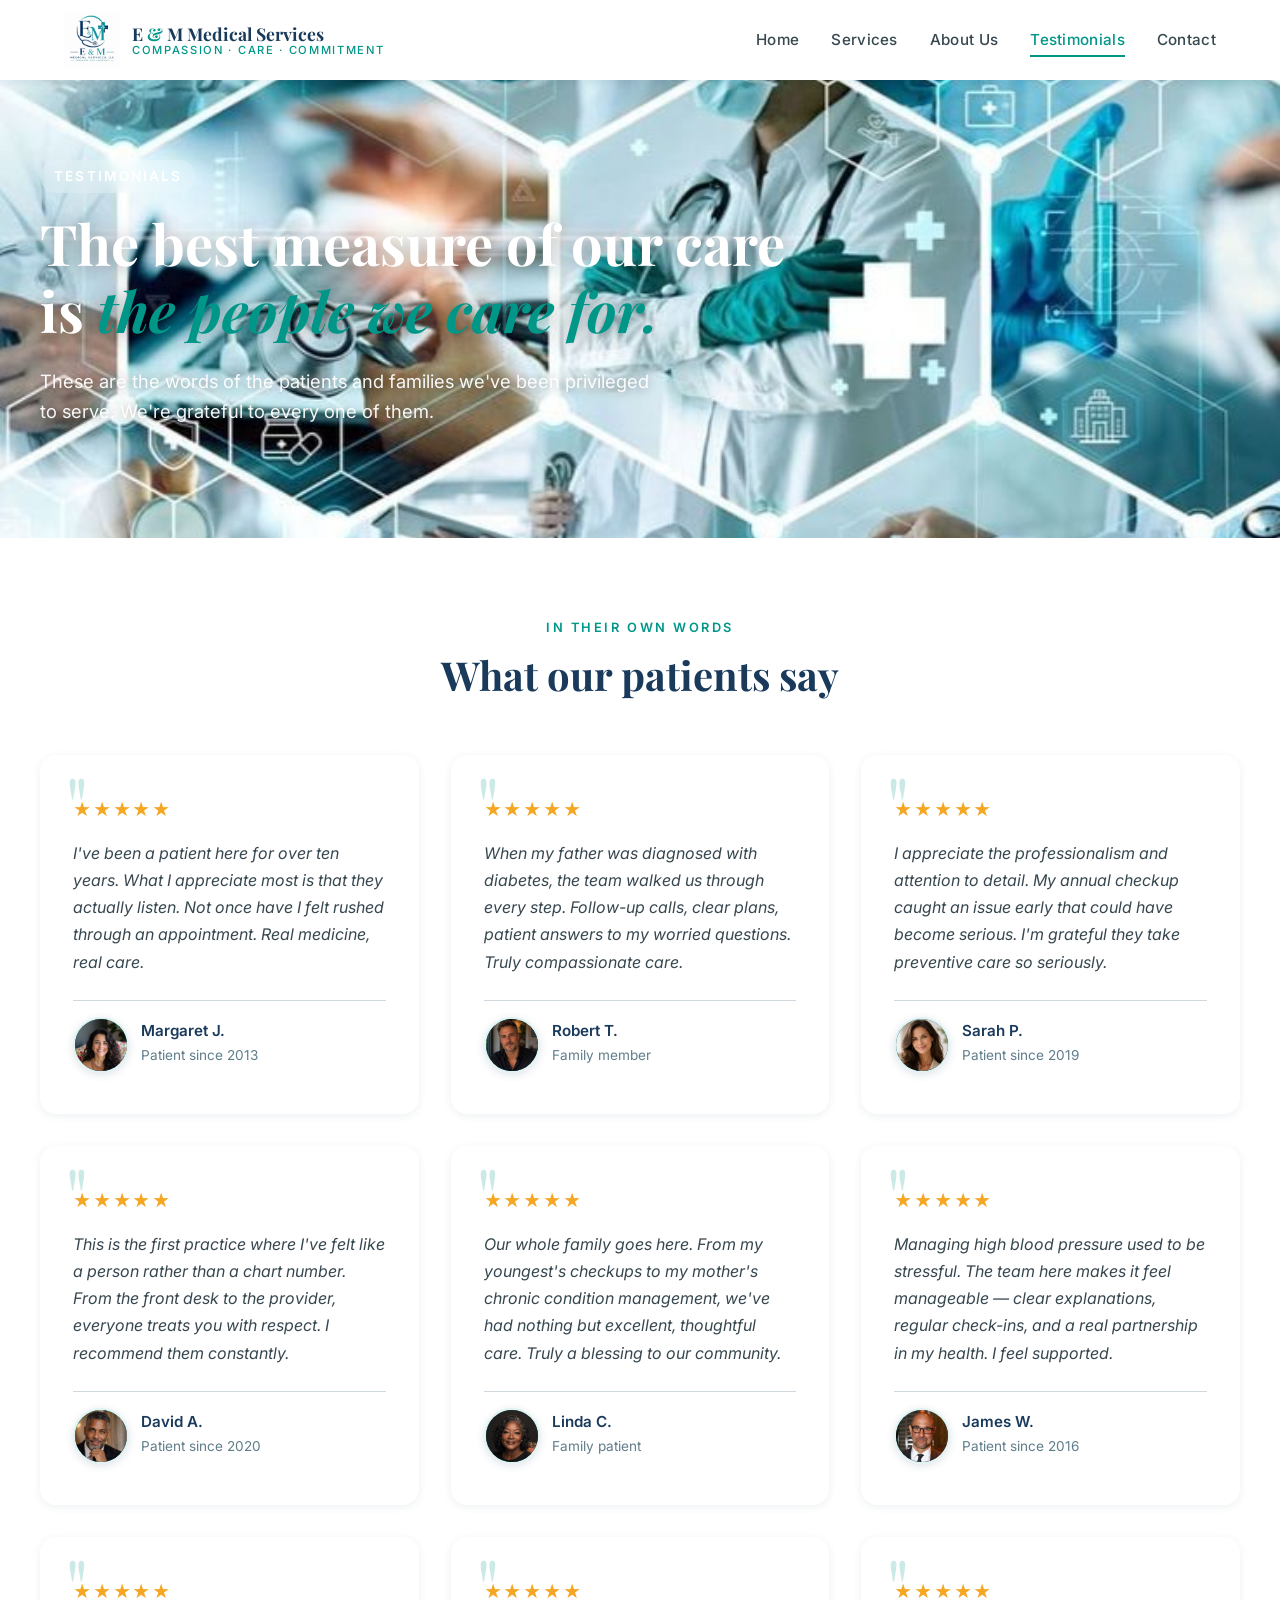
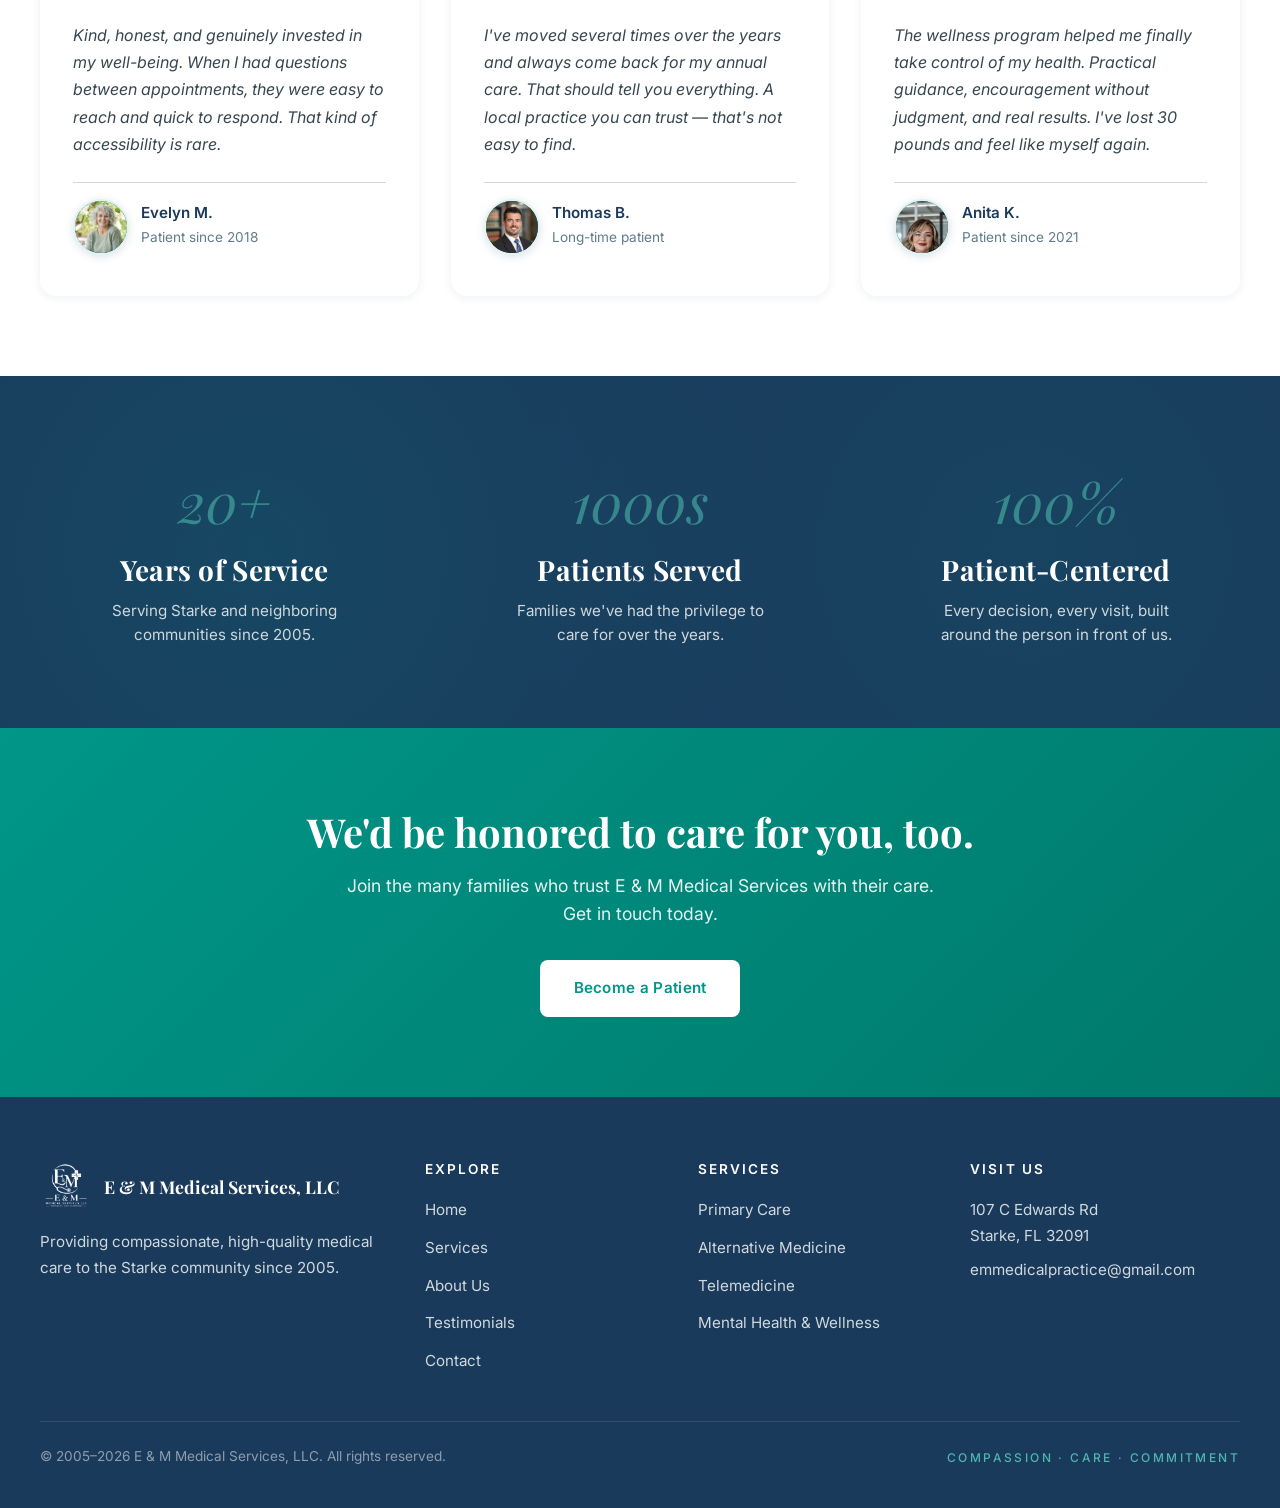
<file: testimonials.html>
<!DOCTYPE html>
<html lang="en">
<head>
  <meta charset="UTF-8">
  <meta name="viewport" content="width=device-width, initial-scale=1.0, viewport-fit=cover">
  <meta name="description" content="What our patients are saying about E & M Medical Services — real experiences from members of the Starke, Florida community.">
  <title>Testimonials — E &amp; M Medical Services, LLC</title>
  <!-- Cross-device optimization -->
  <meta name="theme-color" content="#009688">
  <meta name="color-scheme" content="light">
  <meta name="format-detection" content="telephone=no">
  <meta name="apple-mobile-web-app-capable" content="yes">
  <meta name="apple-mobile-web-app-status-bar-style" content="default">
  <meta name="apple-mobile-web-app-title" content="E & M Medical">
  <meta name="mobile-web-app-capable" content="yes">
  <link rel="apple-touch-icon" href="images/logo.png">
  <link rel="apple-touch-icon" sizes="180x180" href="images/logo.png">
  <link rel="preconnect" href="https://fonts.googleapis.com">
  <link rel="preconnect" href="https://fonts.gstatic.com" crossorigin>
  <link href="https://fonts.googleapis.com/css2?family=Playfair+Display:ital,wght@0,400;0,600;0,700;1,400&family=Inter:wght@400;500;600;700&display=swap" rel="stylesheet">
  <link rel="stylesheet" href="css/styles.css">
  <link rel="icon" type="image/png" href="images/logo.png">
</head>
<body>

  <header class="site-header">
    <div class="header-inner">
      <a href="index.html" class="logo-link" aria-label="E & M Medical Services home">
        <img src="images/logo.png" alt="E & M Medical Services logo">
        <span class="logo-text">
          <span class="brand">E <span>&amp;</span> M Medical Services</span>
          <span class="tagline">Compassion · Care · Commitment</span>
        </span>
      </a>
      <button class="nav-toggle" aria-label="Toggle navigation" aria-expanded="false">
        <span></span><span></span><span></span>
      </button>
      <nav class="site-nav" aria-label="Main navigation">
        <ul>
          <li><a href="index.html">Home</a></li>
          <li><a href="services.html">Services</a></li>
          <li><a href="about.html">About Us</a></li>
          <li><a href="testimonials.html" class="active">Testimonials</a></li>
          <li><a href="contact.html">Contact</a></li>
        </ul>
      </nav>
    </div>
  </header>

  <main>

    <!-- Hero -->
    <section class="hero hero-image">
      <img class="hero-bg-image" src="images/backgrounds/testimonials-bg.jpg" alt="" aria-hidden="true">
      <div class="hero-overlay"></div>
      <div class="hero-inner">
        <span class="hero-eyebrow">Testimonials</span>
        <h1>The best measure of our care is <em>the people we care for.</em></h1>
        <p class="hero-lead">These are the words of the patients and families we've been privileged to serve. We're grateful to every one of them.</p>
      </div>
    </section>

    <!-- Testimonials Grid -->
    <section>
      <div class="section-inner">
        <div class="section-header">
          <span class="eyebrow">In their own words</span>
          <h2>What our patients say</h2>
        </div>

        <div class="testimonials-grid">
          <div class="testimonial-card">
            <div class="testimonial-stars">★★★★★</div>
            <p class="testimonial-quote">I've been a patient here for over ten years. What I appreciate most is that they actually listen. Not once have I felt rushed through an appointment. Real medicine, real care.</p>
            <div class="testimonial-author">
              <div class="testimonial-avatar"><img src="images/testimonials/margaret-j.jpg" alt="Margaret J." loading="lazy"></div>
              <div class="testimonial-author-info">
                <h4>Margaret J.</h4>
                <span>Patient since 2013</span>
              </div>
            </div>
          </div>

          <div class="testimonial-card">
            <div class="testimonial-stars">★★★★★</div>
            <p class="testimonial-quote">When my father was diagnosed with diabetes, the team walked us through every step. Follow-up calls, clear plans, patient answers to my worried questions. Truly compassionate care.</p>
            <div class="testimonial-author">
              <div class="testimonial-avatar"><img src="images/testimonials/robert-t.jpg" alt="Robert T." loading="lazy"></div>
              <div class="testimonial-author-info">
                <h4>Robert T.</h4>
                <span>Family member</span>
              </div>
            </div>
          </div>

          <div class="testimonial-card">
            <div class="testimonial-stars">★★★★★</div>
            <p class="testimonial-quote">I appreciate the professionalism and attention to detail. My annual checkup caught an issue early that could have become serious. I'm grateful they take preventive care so seriously.</p>
            <div class="testimonial-author">
              <div class="testimonial-avatar"><img src="images/testimonials/sarah-p.jpg" alt="Sarah P." loading="lazy"></div>
              <div class="testimonial-author-info">
                <h4>Sarah P.</h4>
                <span>Patient since 2019</span>
              </div>
            </div>
          </div>

          <div class="testimonial-card">
            <div class="testimonial-stars">★★★★★</div>
            <p class="testimonial-quote">This is the first practice where I've felt like a person rather than a chart number. From the front desk to the provider, everyone treats you with respect. I recommend them constantly.</p>
            <div class="testimonial-author">
              <div class="testimonial-avatar"><img src="images/testimonials/david-a.jpg" alt="David A." loading="lazy"></div>
              <div class="testimonial-author-info">
                <h4>David A.</h4>
                <span>Patient since 2020</span>
              </div>
            </div>
          </div>

          <div class="testimonial-card">
            <div class="testimonial-stars">★★★★★</div>
            <p class="testimonial-quote">Our whole family goes here. From my youngest's checkups to my mother's chronic condition management, we've had nothing but excellent, thoughtful care. Truly a blessing to our community.</p>
            <div class="testimonial-author">
              <div class="testimonial-avatar"><img src="images/testimonials/linda-c.jpg" alt="Linda C." loading="lazy"></div>
              <div class="testimonial-author-info">
                <h4>Linda C.</h4>
                <span>Family patient</span>
              </div>
            </div>
          </div>

          <div class="testimonial-card">
            <div class="testimonial-stars">★★★★★</div>
            <p class="testimonial-quote">Managing high blood pressure used to be stressful. The team here makes it feel manageable — clear explanations, regular check-ins, and a real partnership in my health. I feel supported.</p>
            <div class="testimonial-author">
              <div class="testimonial-avatar"><img src="images/testimonials/james-w.jpg" alt="James W." loading="lazy"></div>
              <div class="testimonial-author-info">
                <h4>James W.</h4>
                <span>Patient since 2016</span>
              </div>
            </div>
          </div>

          <div class="testimonial-card">
            <div class="testimonial-stars">★★★★★</div>
            <p class="testimonial-quote">Kind, honest, and genuinely invested in my well-being. When I had questions between appointments, they were easy to reach and quick to respond. That kind of accessibility is rare.</p>
            <div class="testimonial-author">
              <div class="testimonial-avatar"><img src="images/testimonials/evelyn-m.jpg" alt="Evelyn M." loading="lazy"></div>
              <div class="testimonial-author-info">
                <h4>Evelyn M.</h4>
                <span>Patient since 2018</span>
              </div>
            </div>
          </div>

          <div class="testimonial-card">
            <div class="testimonial-stars">★★★★★</div>
            <p class="testimonial-quote">I've moved several times over the years and always come back for my annual care. That should tell you everything. A local practice you can trust — that's not easy to find.</p>
            <div class="testimonial-author">
              <div class="testimonial-avatar"><img src="images/testimonials/thomas-b.jpg" alt="Thomas B." loading="lazy"></div>
              <div class="testimonial-author-info">
                <h4>Thomas B.</h4>
                <span>Long-time patient</span>
              </div>
            </div>
          </div>

          <div class="testimonial-card">
            <div class="testimonial-stars">★★★★★</div>
            <p class="testimonial-quote">The wellness program helped me finally take control of my health. Practical guidance, encouragement without judgment, and real results. I've lost 30 pounds and feel like myself again.</p>
            <div class="testimonial-author">
              <div class="testimonial-avatar"><img src="images/testimonials/anita-k.jpg" alt="Anita K." loading="lazy"></div>
              <div class="testimonial-author-info">
                <h4>Anita K.</h4>
                <span>Patient since 2021</span>
              </div>
            </div>
          </div>
        </div>
      </div>
    </section>

    <!-- Stats / Trust markers -->
    <section class="pillars">
      <div class="pillars-inner">
        <div class="pillar">
          <div class="pillar-number" style="font-size: 3.5rem;">20+</div>
          <h3>Years of Service</h3>
          <p>Serving Starke and neighboring communities since 2005.</p>
        </div>
        <div class="pillar">
          <div class="pillar-number" style="font-size: 3.5rem;">1000s</div>
          <h3>Patients Served</h3>
          <p>Families we've had the privilege to care for over the years.</p>
        </div>
        <div class="pillar">
          <div class="pillar-number" style="font-size: 3.5rem;">100%</div>
          <h3>Patient-Centered</h3>
          <p>Every decision, every visit, built around the person in front of us.</p>
        </div>
      </div>
    </section>

    <!-- CTA -->
    <section class="cta-section">
      <div class="section-inner">
        <h2>We'd be honored to care for you, too.</h2>
        <p>Join the many families who trust E &amp; M Medical Services with their care. Get in touch today.</p>
        <a href="contact.html" class="btn btn-primary">Become a Patient</a>
      </div>
    </section>

  </main>

  <footer class="site-footer">
    <div class="footer-inner">
      <div class="footer-grid">
        <div class="footer-brand">
          <div class="footer-logo">
            <img src="images/logo-white.png" alt="E & M Medical Services">
            <span class="brand">E &amp; M Medical Services, LLC</span>
          </div>
          <p>Providing compassionate, high-quality medical care to the Starke community since 2005.</p>
        </div>
        <div class="footer-col">
          <h4>Explore</h4>
          <ul>
            <li><a href="index.html">Home</a></li>
            <li><a href="services.html">Services</a></li>
            <li><a href="about.html">About Us</a></li>
            <li><a href="testimonials.html">Testimonials</a></li>
            <li><a href="contact.html">Contact</a></li>
          </ul>
        </div>
        <div class="footer-col">
          <h4>Services</h4>
          <ul>
            <li><a href="services.html">Primary Care</a></li>
            <li><a href="services.html">Alternative Medicine</a></li>
            <li><a href="services.html">Telemedicine</a></li>
            <li><a href="services.html">Mental Health &amp; Wellness</a></li>
          </ul>
        </div>
        <div class="footer-col">
          <h4>Visit Us</h4>
          <address>
            107 C Edwards Rd<br>
            Starke, FL 32091<br>
            <a href="mailto:emmedicalpractice@gmail.com">emmedicalpractice@gmail.com</a>
          </address>
        </div>
      </div>
      <div class="footer-bottom">
        <p>© 2005–<span id="year">2026</span> E &amp; M Medical Services, LLC. All rights reserved.</p>
        <p class="footer-tagline">Compassion · Care · Commitment</p>
      </div>
    </div>
  </footer>

  <script src="js/script.js"></script>
  <script>document.getElementById('year').textContent = new Date().getFullYear();</script>
</body>
</html>
</file>
<file: css/styles.css>
/* ==========================================================================
   E & M Medical Services, LLC — Stylesheet
   Palette: Teal #009688 | Navy #1a3a5c | Dark Gray #37474F | White
   ========================================================================== */

/* Reset & Base
   ========================================================================== */
*,
*::before,
*::after {
  box-sizing: border-box;
  margin: 0;
  padding: 0;
}

:root {
  --teal: #009688;
  --teal-dark: #00796b;
  --teal-light: #4db6ac;
  --teal-tint: #e0f2f1;
  --navy: #1a3a5c;
  --navy-light: #2c5282;
  --gray-dark: #37474f;
  --gray-medium: #607d8b;
  --gray-light: #cfd8dc;
  --off-white: #f7f9fa;
  --white: #ffffff;
  --shadow-sm: 0 2px 8px rgba(26, 58, 92, 0.08);
  --shadow-md: 0 6px 20px rgba(26, 58, 92, 0.12);
  --shadow-lg: 0 12px 40px rgba(26, 58, 92, 0.15);
  --radius: 8px;
  --radius-lg: 16px;
  --max-width: 1200px;
  --transition: 0.3s ease;
  --safe-top: env(safe-area-inset-top, 0);
  --safe-bottom: env(safe-area-inset-bottom, 0);
}

html {
  scroll-behavior: smooth;
  scroll-padding-top: 80px;
  -webkit-text-size-adjust: 100%;
  text-size-adjust: 100%;
  -webkit-tap-highlight-color: transparent;
}

body {
  font-family: 'Inter', -apple-system, BlinkMacSystemFont, 'Segoe UI', sans-serif;
  font-size: 16px;
  line-height: 1.6;
  color: var(--gray-dark);
  background: var(--white);
  -webkit-font-smoothing: antialiased;
  -moz-osx-font-smoothing: grayscale;
  overflow-x: hidden;
}

img,
picture {
  max-width: 100%;
  height: auto;
  display: block;
}

button,
a.btn {
  -webkit-tap-highlight-color: transparent;
  touch-action: manipulation;
}

a {
  color: var(--teal);
  text-decoration: none;
  transition: color var(--transition);
}

a:hover {
  color: var(--teal-dark);
}

h1, h2, h3, h4 {
  font-family: 'Playfair Display', Georgia, serif;
  color: var(--navy);
  line-height: 1.2;
  font-weight: 700;
}

h1 { font-size: clamp(2rem, 4.5vw, 3.5rem); }
h2 { font-size: clamp(1.75rem, 3.5vw, 2.5rem); }
h3 { font-size: clamp(1.25rem, 2vw, 1.5rem); }
h4 { font-size: 1.15rem; }

p { margin-bottom: 1rem; }

.container {
  max-width: var(--max-width);
  margin: 0 auto;
  padding: 0 1.5rem;
}

/* Header & Navigation
   ========================================================================== */
.site-header {
  position: fixed;
  top: 0;
  left: 0;
  right: 0;
  background: var(--white);
  box-shadow: var(--shadow-sm);
  z-index: 1000;
  transition: box-shadow var(--transition);
}

.header-inner {
  display: flex;
  align-items: center;
  justify-content: space-between;
  padding: 0.75rem 1.5rem;
  max-width: var(--max-width);
  margin: 0 auto;
}

.logo-link {
  display: flex;
  align-items: center;
  gap: 0.75rem;
}

.logo-link img {
  height: 56px;
  width: auto;
}

.logo-text {
  display: flex;
  flex-direction: column;
  line-height: 1.1;
}

.logo-text .brand {
  font-family: 'Playfair Display', serif;
  font-weight: 700;
  color: var(--navy);
  font-size: 1.1rem;
}

.logo-text .brand span {
  color: var(--teal);
}

.logo-text .tagline {
  font-size: 0.7rem;
  color: var(--teal);
  letter-spacing: 0.15em;
  text-transform: uppercase;
  font-weight: 500;
}

.nav-toggle {
  display: none;
  background: none;
  border: none;
  cursor: pointer;
  padding: 0.5rem;
  z-index: 1001;
}

.nav-toggle span {
  display: block;
  width: 26px;
  height: 2px;
  background: var(--navy);
  margin: 6px 0;
  transition: transform var(--transition), opacity var(--transition);
}

.nav-toggle.active span:nth-child(1) {
  transform: translateY(8px) rotate(45deg);
}

.nav-toggle.active span:nth-child(2) {
  opacity: 0;
}

.nav-toggle.active span:nth-child(3) {
  transform: translateY(-8px) rotate(-45deg);
}

.site-nav ul {
  display: flex;
  gap: 2rem;
  list-style: none;
}

.site-nav a {
  color: var(--gray-dark);
  font-weight: 500;
  font-size: 0.95rem;
  padding: 0.5rem 0;
  position: relative;
  letter-spacing: 0.02em;
}

.site-nav a::after {
  content: '';
  position: absolute;
  left: 0;
  bottom: 0;
  width: 0;
  height: 2px;
  background: var(--teal);
  transition: width var(--transition);
}

.site-nav a:hover,
.site-nav a.active {
  color: var(--teal);
}

.site-nav a:hover::after,
.site-nav a.active::after {
  width: 100%;
}

/* Hero Sections
   ========================================================================== */
.hero {
  padding: 10rem 1.5rem 5rem;
  background: linear-gradient(135deg, var(--teal-tint) 0%, var(--white) 100%);
  position: relative;
  overflow: hidden;
}

.hero::before {
  content: '';
  position: absolute;
  top: -100px;
  right: -100px;
  width: 400px;
  height: 400px;
  border-radius: 50%;
  background: radial-gradient(circle, rgba(0, 150, 136, 0.08) 0%, transparent 70%);
  pointer-events: none;
}

.hero-inner {
  max-width: var(--max-width);
  margin: 0 auto;
  position: relative;
  z-index: 2;
}

/* Home Hero (with light background image)
   ========================================================================== */
.hero-home {
  min-height: 620px;
  padding: 10rem 1.5rem 5rem;
  background: linear-gradient(135deg, #f0f7f8 0%, #ffffff 60%, #e8f4f5 100%);
}

.hero-home::before {
  display: none;
}

.hero-bg-home {
  position: absolute;
  inset: 0;
  width: 100%;
  height: 100%;
  object-fit: cover;
  object-position: center right;
  z-index: 0;
  pointer-events: none;
}

.hero-home .hero-overlay {
  position: absolute;
  inset: 0;
  z-index: 1;
  background: linear-gradient(90deg,
    rgba(255, 255, 255, 0.92) 0%,
    rgba(255, 255, 255, 0.75) 30%,
    rgba(255, 255, 255, 0.25) 55%,
    rgba(255, 255, 255, 0) 75%);
  pointer-events: none;
}

.hero-home .hero-inner {
  max-width: var(--max-width);
  margin: 0 auto;
  position: relative;
  z-index: 2;
}

.hero-home .hero-eyebrow {
  background: rgba(0, 150, 136, 0.12);
  color: var(--teal-dark);
  backdrop-filter: blur(4px);
  -webkit-backdrop-filter: blur(4px);
}

.hero-home h1 {
  color: var(--navy);
  max-width: 620px;
}

.hero-home h1 em {
  color: var(--teal);
  font-style: italic;
}

.hero-home .hero-lead {
  color: var(--gray-dark);
  max-width: 560px;
  font-weight: 500;
}

.hero-home .btn-outline {
  background: rgba(255, 255, 255, 0.9);
  backdrop-filter: blur(4px);
  -webkit-backdrop-filter: blur(4px);
}

/* Hero with background image (About, Services, Testimonials, Contact)
   ========================================================================== */
.hero-image {
  min-height: 460px;
  padding: 10rem 1.5rem 5rem;
  background: var(--navy);
  color: var(--white);
}

.hero-image::before {
  display: none;
}

.hero-bg-image {
  position: absolute;
  inset: 0;
  width: 100%;
  height: 100%;
  object-fit: cover;
  z-index: 0;
  pointer-events: none;
}

.hero-image .hero-overlay {
  background:
    linear-gradient(90deg, rgba(26, 58, 92, 0.85) 0%, rgba(26, 58, 92, 0.55) 60%, rgba(0, 121, 107, 0.35) 100%),
    linear-gradient(180deg, transparent 30%, rgba(0, 0, 0, 0.3) 100%);
}

.hero-image .hero-eyebrow {
  background: rgba(255, 255, 255, 0.18);
  color: var(--white);
  backdrop-filter: blur(8px);
  -webkit-backdrop-filter: blur(8px);
}

.hero-image h1 {
  color: var(--white);
  text-shadow: 0 2px 20px rgba(0, 0, 0, 0.4);
}

.hero-image h1 em {
  color: var(--teal-light);
  font-style: italic;
}

.hero-image .hero-lead {
  color: rgba(255, 255, 255, 0.95);
  text-shadow: 0 1px 12px rgba(0, 0, 0, 0.4);
}

.hero-eyebrow {
  display: inline-block;
  color: var(--teal);
  font-weight: 600;
  text-transform: uppercase;
  letter-spacing: 0.15em;
  font-size: 0.85rem;
  margin-bottom: 1rem;
  padding: 0.35rem 0.9rem;
  background: rgba(0, 150, 136, 0.08);
  border-radius: 999px;
}

.hero h1 {
  margin-bottom: 1.5rem;
  max-width: 800px;
}

.hero h1 em {
  color: var(--teal);
  font-style: italic;
}

.hero-lead {
  font-size: 1.15rem;
  color: var(--gray-medium);
  max-width: 620px;
  margin-bottom: 2rem;
}

.hero-cta {
  display: flex;
  flex-wrap: wrap;
  gap: 1rem;
  margin-top: 2rem;
}

/* Buttons
   ========================================================================== */
.btn {
  display: inline-flex;
  align-items: center;
  justify-content: center;
  gap: 0.5rem;
  padding: 0.9rem 2rem;
  font-family: inherit;
  font-size: 0.95rem;
  font-weight: 600;
  border-radius: var(--radius);
  cursor: pointer;
  transition: all var(--transition);
  text-decoration: none;
  border: 2px solid transparent;
  letter-spacing: 0.02em;
}

.btn-primary {
  background: var(--teal);
  color: var(--white);
}

.btn-primary:hover {
  background: var(--teal-dark);
  color: var(--white);
  transform: translateY(-2px);
  box-shadow: var(--shadow-md);
}

.btn-outline {
  background: transparent;
  color: var(--navy);
  border-color: var(--navy);
}

.btn-outline:hover {
  background: var(--navy);
  color: var(--white);
  transform: translateY(-2px);
}

/* Sections
   ========================================================================== */
section {
  padding: 5rem 1.5rem;
}

.section-inner {
  max-width: var(--max-width);
  margin: 0 auto;
}

.section-header {
  text-align: center;
  max-width: 720px;
  margin: 0 auto 3.5rem;
}

.section-header .eyebrow {
  color: var(--teal);
  font-weight: 600;
  text-transform: uppercase;
  letter-spacing: 0.2em;
  font-size: 0.8rem;
  margin-bottom: 0.75rem;
  display: block;
}

.section-header h2 {
  margin-bottom: 1rem;
}

.section-header p {
  color: var(--gray-medium);
  font-size: 1.05rem;
}

.section-alt {
  background: var(--off-white);
}

/* Signature: Compassion. Care. Commitment.
   ========================================================================== */
.pillars {
  padding: 5rem 1.5rem;
  background: var(--navy);
  color: var(--white);
  position: relative;
  overflow: hidden;
}

.pillars::before {
  content: '';
  position: absolute;
  inset: 0;
  background:
    radial-gradient(circle at 20% 50%, rgba(0, 150, 136, 0.15) 0%, transparent 50%),
    radial-gradient(circle at 80% 50%, rgba(0, 150, 136, 0.1) 0%, transparent 50%);
}

.pillars-inner {
  max-width: var(--max-width);
  margin: 0 auto;
  display: grid;
  grid-template-columns: repeat(3, 1fr);
  gap: 3rem;
  position: relative;
  z-index: 1;
  text-align: center;
}

.pillar {
  position: relative;
}

.pillar-number {
  font-family: 'Playfair Display', serif;
  font-size: 3rem;
  font-style: italic;
  color: var(--teal-light);
  font-weight: 400;
  margin-bottom: 0.5rem;
  opacity: 0.6;
}

.pillar h3 {
  color: var(--white);
  font-size: 1.75rem;
  margin-bottom: 0.75rem;
  letter-spacing: 0.01em;
}

.pillar p {
  color: var(--gray-light);
  font-size: 0.95rem;
  max-width: 260px;
  margin: 0 auto;
}

/* Services Grid
   ========================================================================== */
.services-grid {
  display: grid;
  grid-template-columns: repeat(auto-fit, minmax(300px, 1fr));
  gap: 1.75rem;
}

.service-card {
  background: var(--white);
  border-radius: var(--radius-lg);
  border: 1px solid var(--gray-light);
  transition: all var(--transition);
  position: relative;
  overflow: hidden;
  display: flex;
  flex-direction: column;
}

.service-card::before {
  content: '';
  position: absolute;
  top: 0;
  left: 0;
  width: 4px;
  height: 100%;
  background: var(--teal);
  transform: scaleY(0);
  transform-origin: top;
  transition: transform var(--transition);
  z-index: 2;
}

.service-card:hover {
  transform: translateY(-6px);
  box-shadow: var(--shadow-md);
  border-color: var(--teal);
}

.service-card:hover::before {
  transform: scaleY(1);
}

.service-image {
  position: relative;
  aspect-ratio: 16 / 10;
  overflow: hidden;
  background: var(--teal-tint);
}

.service-image img {
  width: 100%;
  height: 100%;
  object-fit: cover;
  transition: transform 0.6s ease;
}

.service-card:hover .service-image img {
  transform: scale(1.05);
}

.service-image::after {
  content: '';
  position: absolute;
  inset: 0;
  background: linear-gradient(180deg, transparent 60%, rgba(26, 58, 92, 0.15) 100%);
  pointer-events: none;
}

.service-content {
  padding: 1.75rem;
  display: flex;
  flex-direction: column;
  flex: 1;
}

.service-icon {
  width: 44px;
  height: 44px;
  background: var(--teal-tint);
  border-radius: 10px;
  display: flex;
  align-items: center;
  justify-content: center;
  margin-bottom: 1rem;
  color: var(--teal);
  transition: all var(--transition);
  flex-shrink: 0;
}

.service-card:hover .service-icon {
  background: var(--teal);
  color: var(--white);
}

.service-icon svg {
  width: 22px;
  height: 22px;
}

.service-content h3 {
  font-family: 'Playfair Display', serif;
  font-size: 1.25rem;
  margin-bottom: 0.75rem;
  color: var(--navy);
}

.service-content p {
  color: var(--gray-medium);
  font-size: 0.95rem;
  margin: 0;
  line-height: 1.6;
}

/* About / Mission / Vision
   ========================================================================== */
.two-col {
  display: grid;
  grid-template-columns: 1fr 1fr;
  gap: 4rem;
  align-items: center;
}

.two-col .col-image {
  border-radius: var(--radius-lg);
  overflow: hidden;
  box-shadow: var(--shadow-lg);
  aspect-ratio: 4 / 5;
  background: linear-gradient(135deg, var(--teal) 0%, var(--navy) 100%);
  position: relative;
}

.two-col .col-image img {
  width: 100%;
  height: 100%;
  object-fit: cover;
}

.mission-vision {
  display: grid;
  grid-template-columns: 1fr 1fr;
  gap: 2rem;
}

.mv-card {
  background: var(--white);
  padding: 2.5rem;
  border-radius: var(--radius-lg);
  box-shadow: var(--shadow-sm);
  border-top: 4px solid var(--teal);
}

.mv-card:nth-child(2) {
  border-top-color: var(--navy);
}

.mv-card h3 {
  font-size: 1.5rem;
  margin-bottom: 1rem;
  display: flex;
  align-items: center;
  gap: 0.5rem;
}

.mv-icon {
  width: 32px;
  height: 32px;
  color: var(--teal);
}

.mv-card:nth-child(2) .mv-icon { color: var(--navy); }

/* Core Values Grid
   ========================================================================== */
.values-grid {
  display: grid;
  grid-template-columns: repeat(auto-fit, minmax(180px, 1fr));
  gap: 1rem;
}

.value-item {
  background: var(--white);
  padding: 1.75rem 1.25rem;
  text-align: center;
  border-radius: var(--radius);
  border: 1px solid var(--gray-light);
  transition: all var(--transition);
}

.value-item:hover {
  border-color: var(--teal);
  background: var(--teal-tint);
  transform: translateY(-2px);
}

.value-icon {
  width: 40px;
  height: 40px;
  margin: 0 auto 0.75rem;
  color: var(--teal);
}

.value-item h4 {
  color: var(--navy);
  font-family: 'Playfair Display', serif;
  font-size: 1.1rem;
}

/* Timeline / Since 2005
   ========================================================================== */
.since-badge {
  display: inline-flex;
  align-items: baseline;
  gap: 0.75rem;
  padding: 1rem 1.5rem;
  background: var(--teal-tint);
  border-radius: var(--radius);
  border-left: 4px solid var(--teal);
  margin-bottom: 2rem;
}

.since-badge .year {
  font-family: 'Playfair Display', serif;
  font-size: 2.5rem;
  font-weight: 700;
  color: var(--teal);
  line-height: 1;
}

.since-badge .label {
  color: var(--gray-dark);
  font-size: 0.9rem;
  text-transform: uppercase;
  letter-spacing: 0.1em;
  font-weight: 600;
}

/* Testimonials
   ========================================================================== */
.testimonials-grid {
  display: grid;
  grid-template-columns: repeat(auto-fit, minmax(320px, 1fr));
  gap: 2rem;
}

.testimonial-card {
  background: var(--white);
  padding: 2.5rem 2rem;
  border-radius: var(--radius-lg);
  box-shadow: var(--shadow-sm);
  position: relative;
  transition: all var(--transition);
  border: 1px solid transparent;
}

.testimonial-card:hover {
  box-shadow: var(--shadow-md);
  transform: translateY(-4px);
}

.testimonial-card::before {
  content: '"';
  font-family: 'Playfair Display', serif;
  position: absolute;
  top: 0.5rem;
  left: 1.5rem;
  font-size: 5rem;
  color: var(--teal);
  opacity: 0.2;
  line-height: 1;
}

.testimonial-stars {
  color: #f5a623;
  margin-bottom: 1rem;
  font-size: 1.1rem;
  letter-spacing: 0.1em;
}

.testimonial-quote {
  font-style: italic;
  color: var(--gray-dark);
  margin-bottom: 1.5rem;
  line-height: 1.7;
  position: relative;
  z-index: 1;
}

.testimonial-author {
  display: flex;
  align-items: center;
  gap: 0.75rem;
  padding-top: 1rem;
  border-top: 1px solid var(--gray-light);
}

.testimonial-avatar {
  width: 56px;
  height: 56px;
  border-radius: 50%;
  overflow: hidden;
  flex-shrink: 0;
  background: linear-gradient(135deg, var(--teal) 0%, var(--navy) 100%);
  border: 2px solid var(--teal-tint);
  box-shadow: 0 2px 8px rgba(26, 58, 92, 0.15);
}

.testimonial-avatar img {
  width: 100%;
  height: 100%;
  object-fit: cover;
  object-position: center top;
}

.testimonial-author-info h4 {
  font-family: 'Inter', sans-serif;
  font-size: 0.95rem;
  color: var(--navy);
  margin-bottom: 0.15rem;
  font-weight: 600;
}

.testimonial-author-info span {
  color: var(--gray-medium);
  font-size: 0.85rem;
}

/* Contact
   ========================================================================== */
.contact-grid {
  display: grid;
  grid-template-columns: 1fr 1.4fr;
  gap: 3rem;
}

.contact-info {
  display: flex;
  flex-direction: column;
  gap: 1.5rem;
}

.contact-card {
  padding: 1.75rem;
  background: var(--white);
  border-radius: var(--radius-lg);
  box-shadow: var(--shadow-sm);
  display: flex;
  gap: 1rem;
  align-items: flex-start;
  transition: all var(--transition);
}

.contact-card:hover {
  transform: translateX(4px);
  box-shadow: var(--shadow-md);
}

.contact-icon {
  width: 44px;
  height: 44px;
  background: var(--teal-tint);
  border-radius: 10px;
  display: flex;
  align-items: center;
  justify-content: center;
  color: var(--teal);
  flex-shrink: 0;
}

.contact-icon svg { width: 22px; height: 22px; }

.contact-card h4 {
  font-family: 'Inter', sans-serif;
  color: var(--navy);
  margin-bottom: 0.3rem;
  font-weight: 600;
  font-size: 0.85rem;
  text-transform: uppercase;
  letter-spacing: 0.1em;
}

.contact-card p, .contact-card a {
  color: var(--gray-dark);
  margin: 0;
  font-size: 1rem;
  line-height: 1.5;
}

.contact-form {
  background: var(--white);
  padding: 2.5rem;
  border-radius: var(--radius-lg);
  box-shadow: var(--shadow-sm);
}

.form-group {
  margin-bottom: 1.25rem;
}

.form-row {
  display: grid;
  grid-template-columns: 1fr 1fr;
  gap: 1rem;
}

label {
  display: block;
  color: var(--navy);
  font-weight: 600;
  margin-bottom: 0.5rem;
  font-size: 0.85rem;
  text-transform: uppercase;
  letter-spacing: 0.05em;
}

input,
textarea,
select {
  width: 100%;
  padding: 0.85rem 1rem;
  border: 1.5px solid var(--gray-light);
  border-radius: var(--radius);
  font-family: inherit;
  font-size: 1rem;
  color: var(--gray-dark);
  transition: border-color var(--transition), box-shadow var(--transition);
  background: var(--white);
}

input:focus,
textarea:focus,
select:focus {
  outline: none;
  border-color: var(--teal);
  box-shadow: 0 0 0 3px rgba(0, 150, 136, 0.12);
}

textarea {
  resize: vertical;
  min-height: 130px;
  font-family: inherit;
}

.form-note {
  color: var(--gray-medium);
  font-size: 0.85rem;
  margin-top: 1rem;
  text-align: center;
}

.map-embed {
  margin-top: 4rem;
  border-radius: var(--radius-lg);
  overflow: hidden;
  box-shadow: var(--shadow-md);
  aspect-ratio: 16 / 7;
}

.map-embed iframe {
  width: 100%;
  height: 100%;
  border: 0;
}

/* CTA Section
   ========================================================================== */
.cta-section {
  padding: 5rem 1.5rem;
  background: linear-gradient(135deg, var(--teal) 0%, var(--teal-dark) 100%);
  color: var(--white);
  text-align: center;
}

.cta-section h2 {
  color: var(--white);
  margin-bottom: 1rem;
}

.cta-section p {
  color: rgba(255, 255, 255, 0.9);
  max-width: 600px;
  margin: 0 auto 2rem;
  font-size: 1.1rem;
}

.cta-section .btn-primary {
  background: var(--white);
  color: var(--teal);
}

.cta-section .btn-primary:hover {
  background: var(--navy);
  color: var(--white);
}

/* Footer
   ========================================================================== */
.site-footer {
  background: var(--navy);
  color: var(--gray-light);
  padding: 4rem 1.5rem 1.5rem;
}

.footer-inner {
  max-width: var(--max-width);
  margin: 0 auto;
}

.footer-grid {
  display: grid;
  grid-template-columns: 1.5fr 1fr 1fr 1.2fr;
  gap: 3rem;
  padding-bottom: 3rem;
  border-bottom: 1px solid rgba(255, 255, 255, 0.1);
}

.footer-brand p {
  color: var(--gray-light);
  margin-top: 1rem;
  font-size: 0.95rem;
  line-height: 1.7;
}

.footer-logo {
  display: flex;
  align-items: center;
  gap: 0.75rem;
  color: var(--white);
}

.footer-logo img {
  height: 52px;
  width: auto;
}

.footer-logo .brand {
  font-family: 'Playfair Display', serif;
  font-size: 1.1rem;
  font-weight: 700;
}

.footer-col h4 {
  font-family: 'Inter', sans-serif;
  color: var(--white);
  margin-bottom: 1.25rem;
  font-size: 0.85rem;
  text-transform: uppercase;
  letter-spacing: 0.15em;
  font-weight: 600;
}

.footer-col ul {
  list-style: none;
  display: flex;
  flex-direction: column;
  gap: 0.75rem;
}

.footer-col a {
  color: var(--gray-light);
  font-size: 0.95rem;
}

.footer-col a:hover {
  color: var(--teal-light);
}

.footer-col address {
  font-style: normal;
  color: var(--gray-light);
  font-size: 0.95rem;
  line-height: 1.7;
}

.footer-col address a {
  display: inline-block;
  margin-top: 0.5rem;
}

.footer-bottom {
  padding-top: 1.5rem;
  display: flex;
  justify-content: space-between;
  align-items: center;
  flex-wrap: wrap;
  gap: 1rem;
  font-size: 0.85rem;
  color: rgba(255, 255, 255, 0.5);
}

.footer-tagline {
  color: var(--teal-light);
  letter-spacing: 0.2em;
  text-transform: uppercase;
  font-size: 0.75rem;
  font-weight: 500;
}

/* Page-specific: Services list (detailed)
   ========================================================================== */
.service-detail {
  display: grid;
  grid-template-columns: 80px 1fr;
  gap: 2rem;
  padding: 2.5rem 0;
  border-bottom: 1px solid var(--gray-light);
  align-items: flex-start;
}

.service-detail:last-child {
  border-bottom: none;
}

.service-detail-number {
  font-family: 'Playfair Display', serif;
  font-size: 3rem;
  color: var(--teal);
  font-style: italic;
  font-weight: 400;
  line-height: 1;
}

.service-detail h3 {
  color: var(--navy);
  margin-bottom: 0.75rem;
  font-size: 1.5rem;
}

.service-detail p {
  color: var(--gray-medium);
  margin-bottom: 0;
  font-size: 1rem;
  line-height: 1.7;
}

/* Responsive
   ========================================================================== */
@media (max-width: 900px) {
  .two-col {
    grid-template-columns: 1fr;
    gap: 2.5rem;
  }

  .mission-vision {
    grid-template-columns: 1fr;
  }

  .contact-grid {
    grid-template-columns: 1fr;
  }

  .footer-grid {
    grid-template-columns: 1fr 1fr;
    gap: 2.5rem;
  }

  .pillars-inner {
    grid-template-columns: 1fr;
    gap: 2.5rem;
  }
}

@media (max-width: 768px) {
  .nav-toggle {
    display: block;
  }

  .site-nav {
    position: fixed;
    top: 0;
    right: -100%;
    width: 80%;
    max-width: 320px;
    height: 100vh;
    background: var(--white);
    box-shadow: -4px 0 20px rgba(0, 0, 0, 0.1);
    transition: right var(--transition);
    padding: 6rem 2rem 2rem;
  }

  .site-nav.active {
    right: 0;
  }

  .site-nav ul {
    flex-direction: column;
    gap: 1rem;
  }

  .site-nav a {
    font-size: 1.1rem;
    display: block;
    padding: 0.75rem 0;
  }

  .logo-text .brand {
    font-size: 0.95rem;
  }

  .logo-text .tagline {
    font-size: 0.6rem;
  }

  .logo-link img {
    height: 48px;
  }

  .hero {
    padding: 8rem 1.5rem 4rem;
  }

  .hero-home {
    min-height: 520px;
    padding: 7.5rem 1.25rem 3rem;
  }

  .hero-home .hero-overlay {
    background: linear-gradient(180deg,
      rgba(255, 255, 255, 0.75) 0%,
      rgba(255, 255, 255, 0.85) 35%,
      rgba(255, 255, 255, 0.7) 100%);
  }

  .hero-home h1 {
    max-width: 100%;
  }

  .hero-home .hero-lead {
    max-width: 100%;
  }

  section {
    padding: 4rem 1.5rem;
  }

  .hero-cta {
    flex-direction: column;
  }

  .btn {
    width: 100%;
  }

  .form-row {
    grid-template-columns: 1fr;
  }

  .service-detail {
    grid-template-columns: 1fr;
    gap: 0.75rem;
  }

  .service-detail-number {
    font-size: 2rem;
  }
}

@media (max-width: 540px) {
  .footer-grid {
    grid-template-columns: 1fr;
    gap: 2rem;
  }

  .footer-bottom {
    flex-direction: column;
    text-align: center;
  }

  .contact-form {
    padding: 1.75rem;
  }

  .service-card,
  .mv-card,
  .testimonial-card {
    padding: 1.75rem;
  }
}

/* Reduced motion
   ========================================================================== */
@media (prefers-reduced-motion: reduce) {
  *,
  *::before,
  *::after {
    animation-duration: 0.01ms !important;
    transition-duration: 0.01ms !important;
    scroll-behavior: auto !important;
  }
}

/* Focus visible for accessibility */
a:focus-visible,
button:focus-visible,
input:focus-visible,
textarea:focus-visible {
  outline: 3px solid var(--teal);
  outline-offset: 2px;
}
</file>
